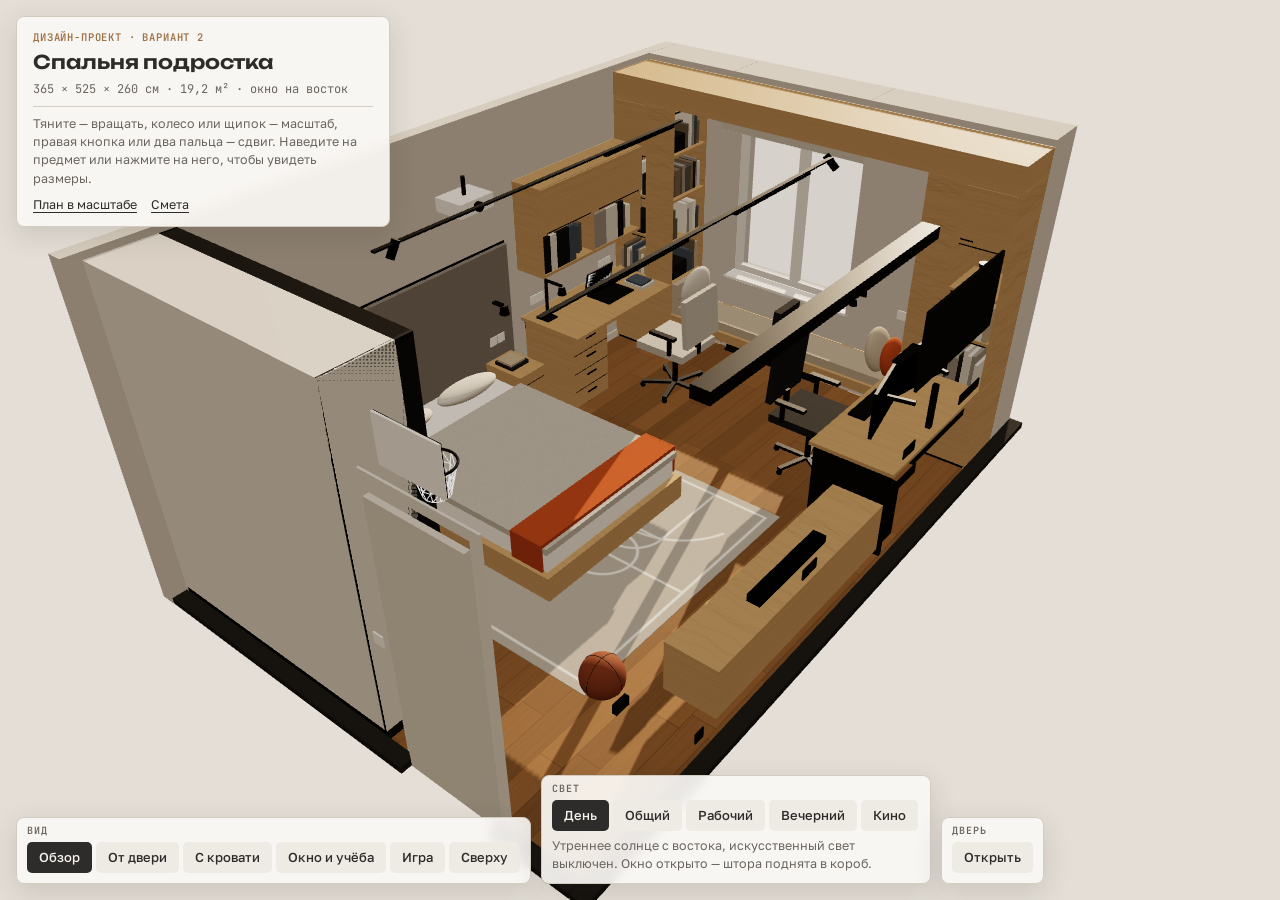
<file: room-project/index.html>
<!doctype html>
<html lang="ru">
<head>
<meta charset="utf-8">
<meta name="viewport" content="width=device-width, initial-scale=1, viewport-fit=cover">
<title>Спальня подростка 365×525</title>
<style>
  /* Layout: 3D-сцена на весь экран; слева сверху — штамп чертежа; снизу — пульт видов и света. */
  :root {
    --scene-bg: #E4DED6;
    --panel: rgba(250, 248, 245, 0.93);
    --panel-solid: #FAF8F5;
    --ink: #2E2C2A;
    --muted: #6B655F;
    --line: #D3CBC0;
    --oak: #9C7146;
    --chip: #EEEAE4;
    --chip-hover: #E3DDD5;
    --chip-on: #2E2C2A;
    --chip-on-ink: #F6F3EE;
    --focus: #9C7146;
    --shadow: 0 8px 28px rgba(46, 44, 42, 0.14);
    --f-display: 'Unbounded', 'Golos Text', system-ui, sans-serif;
    --f-body: 'Golos Text', system-ui, -apple-system, 'Segoe UI', Roboto, Arial, sans-serif;
    --f-mono: 'JetBrains Mono', ui-monospace, 'SFMono-Regular', Menlo, Consolas, monospace;
  }
  @media (prefers-color-scheme: dark) {
    :root:not([data-theme="light"]) {
      --scene-bg: #1C1B1A; --panel: rgba(34, 32, 30, 0.92); --panel-solid: #22201E; --ink: #EEE9E2;
      --muted: #A69F96; --line: #3E3A36; --oak: #CFA877; --chip: #2E2B28; --chip-hover: #3A3632;
      --chip-on: #EEE9E2; --chip-on-ink: #1C1B1A; --focus: #CFA877; --shadow: 0 8px 28px rgba(0, 0, 0, 0.45);
      color-scheme: dark;
    }
  }
  :root[data-theme="dark"] {
    --scene-bg: #1C1B1A; --panel: rgba(34, 32, 30, 0.92); --panel-solid: #22201E; --ink: #EEE9E2;
    --muted: #A69F96; --line: #3E3A36; --oak: #CFA877; --chip: #2E2B28; --chip-hover: #3A3632;
    --chip-on: #EEE9E2; --chip-on-ink: #1C1B1A; --focus: #CFA877; --shadow: 0 8px 28px rgba(0, 0, 0, 0.45);
    color-scheme: dark;
  }
  [hidden] { display: none !important; }
  html, body { height: 100%; }
  body { margin: 0; background: var(--scene-bg); color: var(--ink); font: 14px/1.45 var(--f-body); overflow: hidden; }
  #app { position: relative; height: 100%; overflow: hidden; }
  #stage { position: absolute; inset: 0; display: block; width: 100%; height: 100%; touch-action: none; outline: none; }

  .stamp {
    position: absolute; top: 16px; left: 16px; width: min(340px, calc(100% - 32px));
    background: var(--panel); border: 1px solid var(--line); border-radius: 8px; box-shadow: var(--shadow);
    padding: 14px 16px 12px; display: grid; gap: 8px; backdrop-filter: blur(6px);
  }
  .eyebrow { font: 600 10.5px/1.2 var(--f-mono); letter-spacing: 0.08em; text-transform: uppercase; color: var(--oak); margin: 0; }
  .stamp h1 { font: 600 19px/1.15 var(--f-display); margin: 0; text-wrap: balance; letter-spacing: -0.01em; }
  .meta { font: 400 12px/1.4 var(--f-mono); color: var(--muted); margin: 0; font-variant-numeric: tabular-nums; }
  .stamp .hint { margin: 0; font-size: 12.5px; color: var(--muted); border-top: 1px solid var(--line); padding-top: 8px; }
  .stamp .links { display: flex; gap: 14px; flex-wrap: wrap; font-size: 12.5px; }
  .stamp a { color: var(--ink); text-underline-offset: 3px; }

  .deck {
    position: absolute; left: 16px; right: 16px; bottom: calc(16px + env(safe-area-inset-bottom, 0px));
    display: flex; flex-wrap: wrap; gap: 10px; align-items: flex-end; pointer-events: none;
  }
  .group {
    pointer-events: auto; background: var(--panel); border: 1px solid var(--line); border-radius: 8px;
    box-shadow: var(--shadow); padding: 8px 10px 10px; display: grid; gap: 6px; min-width: 0; max-width: 100%;
    backdrop-filter: blur(6px);
  }
  .group-label { font: 600 10px/1 var(--f-mono); letter-spacing: 0.1em; text-transform: uppercase; color: var(--muted); }
  .chips { display: flex; gap: 4px; flex-wrap: wrap; }
  .chips button {
    font: 500 13px/1 var(--f-body); color: var(--ink); background: var(--chip); border: 1px solid transparent;
    border-radius: 5px; padding: 8px 11px; cursor: pointer; white-space: nowrap;
  }
  .chips button:hover { background: var(--chip-hover); }
  .chips button[aria-pressed="true"] { background: var(--chip-on); color: var(--chip-on-ink); }
  .chips button:focus-visible, .stamp a:focus-visible { outline: 2px solid var(--focus); outline-offset: 2px; }
  .scene-note { font-size: 12.5px; color: var(--muted); max-width: 46ch; margin: 0; min-height: 2.9em; }

  .tip {
    position: absolute; left: 0; top: 0; pointer-events: none; z-index: 5; max-width: 270px;
    background: var(--panel-solid); color: var(--ink); border: 1px solid var(--line); border-radius: 6px;
    box-shadow: var(--shadow); padding: 8px 10px; display: grid; gap: 3px;
  }
  .tip b { font: 600 13.5px/1.25 var(--f-body); }
  .tip .size { font: 600 12px/1.3 var(--f-mono); color: var(--oak); font-variant-numeric: tabular-nums; }
  .tip .note { font-size: 12px; color: var(--muted); }
  .tip .num { font: 600 10.5px/1 var(--f-mono); color: var(--muted); }

  .fail {
    position: absolute; inset: 0; display: grid; place-items: center; padding: 24px; text-align: center;
    background: var(--scene-bg); color: var(--ink); z-index: 10;
  }
  .fail p { max-width: 44ch; margin: 0 auto; }

  @media (max-width: 640px) {
    .stamp { padding: 10px 12px; gap: 5px; }
    .stamp h1 { font-size: 16px; }
    .stamp .hint, .stamp .links { display: none; }
    .deck { gap: 6px; }
    .group { width: 100%; padding: 6px 8px 8px; }
    .chips { flex-wrap: nowrap; overflow-x: auto; scrollbar-width: none; }
    .chips::-webkit-scrollbar { display: none; }
    .chips button { padding: 7px 9px; font-size: 12.5px; }
    .scene-note { min-height: 0; font-size: 12px; }
  }
</style>
<!--IMPORTMAP-->
<script type="importmap">
{ "imports": { "three": "./vendor/three/three.module.min.js", "three/addons/": "./vendor/three/addons/" } }
</script>
<!--/IMPORTMAP-->
</head>
<body>
<div id="app">
  <canvas id="stage" aria-label="3D-модель спальни: вращайте мышью или пальцем" tabindex="0"></canvas>

  <section class="stamp" aria-labelledby="ttl">
    <p class="eyebrow">Дизайн-проект · вариант 2</p>
    <h1 id="ttl">Спальня подростка</h1>
    <p class="meta">365 × 525 × 260 см · 19,2 м² · окно на восток</p>
    <p class="hint">Тяните — вращать, колесо или щипок — масштаб, правая кнопка или два пальца — сдвиг. Наведите на предмет или нажмите на него, чтобы увидеть размеры.</p>
    <div class="links"><a href="plan.svg" target="_blank" rel="noopener">План в масштабе</a><a href="furniture.md" target="_blank" rel="noopener">Смета</a></div>
  </section>

  <div class="deck">
    <div class="group" role="group" aria-labelledby="lbl-view">
      <span class="group-label" id="lbl-view">Вид</span>
      <div class="chips" id="views">
        <button type="button" id="view-overview" data-view="overview" aria-pressed="true">Обзор</button>
        <button type="button" id="view-door" data-view="door" aria-pressed="false">От двери</button>
        <button type="button" id="view-bed" data-view="bed" aria-pressed="false">С кровати</button>
        <button type="button" id="view-window" data-view="window" aria-pressed="false">Окно и учёба</button>
        <button type="button" id="view-gaming" data-view="gaming" aria-pressed="false">Игра</button>
        <button type="button" id="view-top" data-view="top" aria-pressed="false">Сверху</button>
      </div>
    </div>
    <div class="group" role="group" aria-labelledby="lbl-light">
      <span class="group-label" id="lbl-light">Свет</span>
      <div class="chips" id="scenes">
        <button type="button" id="scene-day" data-scene="day" aria-pressed="true">День</button>
        <button type="button" id="scene-general" data-scene="general" aria-pressed="false">Общий</button>
        <button type="button" id="scene-work" data-scene="work" aria-pressed="false">Рабочий</button>
        <button type="button" id="scene-evening" data-scene="evening" aria-pressed="false">Вечерний</button>
        <button type="button" id="scene-cinema" data-scene="cinema" aria-pressed="false">Кино</button>
      </div>
      <p class="scene-note" id="scene-note" aria-live="polite"></p>
    </div>
    <div class="group" role="group" aria-labelledby="lbl-door">
      <span class="group-label" id="lbl-door">Дверь</span>
      <div class="chips"><button type="button" id="door-toggle" aria-pressed="false">Открыть</button></div>
    </div>
  </div>

  <div class="tip" id="tip" hidden><span class="num" id="tip-num"></span><b id="tip-name"></b><span class="size" id="tip-size"></span><span class="note" id="tip-note"></span></div>
  <div class="fail" id="fail" hidden><p id="fail-text"></p></div>
</div>

<script>
  // Шрифты подключаются без блокировки отрисовки: без интернета страница работает на системных.
  (function () {
    var l = document.createElement('link');
    l.rel = 'stylesheet';
    l.href = 'https://fonts.googleapis.com/css2?family=Golos+Text:wght@400;500;600&family=JetBrains+Mono:wght@400;600&family=Unbounded:wght@500;600&display=swap';
    document.head.appendChild(l);
  })();
</script>
<script type="module">
import * as THREE from 'three';
import { OrbitControls } from 'three/addons/controls/OrbitControls.js';
import { RectAreaLightUniformsLib } from 'three/addons/lights/RectAreaLightUniformsLib.js';
import { mergeGeometries } from 'three/addons/utils/BufferGeometryUtils.js';
import { ROOM, DOOR, WINDOW, RADIATOR, ITEMS, TRACKS, POWER } from './layout.js';

const state = { ready: false, errors: [], frames: 0, scene: 'day', view: 'overview' };
window.__room = state;
const failBox = document.getElementById('fail');
function fail(msg) {
  document.getElementById('fail-text').textContent = msg;
  failBox.hidden = false;
}
window.addEventListener('error', (e) => state.errors.push(String(e.message || e)));

// ---------------------------------------------------------------- базовое
const canvas = document.getElementById('stage');
let renderer;
try {
  renderer = new THREE.WebGLRenderer({ canvas, antialias: true, powerPreference: 'high-performance' });
} catch (err) {
  fail('Браузер не смог запустить WebGL. Откройте страницу в свежем Chrome, Safari или Firefox — или посмотрите план в масштабе (plan.svg).');
  throw err;
}
renderer.setPixelRatio(Math.min(window.devicePixelRatio || 1, 2));
renderer.outputColorSpace = THREE.SRGBColorSpace;
renderer.toneMapping = THREE.ACESFilmicToneMapping;
renderer.toneMappingExposure = 1.0;
renderer.shadowMap.enabled = true;
renderer.shadowMap.type = THREE.PCFSoftShadowMap;
renderer.shadowMap.autoUpdate = false; // карта теней пересчитывается, только пока светит солнце
RectAreaLightUniformsLib.init();

const scene = new THREE.Scene();
const camera = new THREE.PerspectiveCamera(45, 1, 0.05, 80);
const controls = new OrbitControls(camera, canvas);
controls.enableDamping = true;
controls.dampingFactor = 0.08;
controls.minDistance = 0.25;
controls.maxDistance = 16;
controls.maxPolarAngle = Math.PI * 0.8;

const reduceMotion = window.matchMedia('(prefers-reduced-motion: reduce)');

// единицы: план в сантиметрах → мир в метрах; y плана → −Z
const M = (v) => v / 100;
const V = (x, y, h) => new THREE.Vector3(M(x), M(h), -M(y));

function rng(seed) {
  return function () {
    seed |= 0; seed = (seed + 0x6D2B79F5) | 0;
    let t = Math.imul(seed ^ (seed >>> 15), 1 | seed);
    t = (t + Math.imul(t ^ (t >>> 7), 61 | t)) ^ t;
    return ((t ^ (t >>> 14)) >>> 0) / 4294967296;
  };
}
function shade(hex, k) {
  const c = new THREE.Color(hex);
  return `rgb(${Math.min(255, c.r * 255 * k) | 0},${Math.min(255, c.g * 255 * k) | 0},${Math.min(255, c.b * 255 * k) | 0})`;
}
function canvasTex(w, h, draw, { repeat = false, srgb = true } = {}) {
  const c = document.createElement('canvas');
  c.width = w; c.height = h;
  draw(c.getContext('2d'), w, h);
  const t = new THREE.CanvasTexture(c);
  if (srgb) t.colorSpace = THREE.SRGBColorSpace;
  if (repeat) t.wrapS = t.wrapT = THREE.RepeatWrapping;
  t.anisotropy = Math.min(8, renderer.capabilities.getMaxAnisotropy());
  return t;
}

// ---------------------------------------------------------------- палитра и материалы
const COL = {
  wall: '#D6D0C7', wallB: '#4B4743', ceiling: '#F2EFEA', oak: '#C9A577', oakFloor: '#C8AE8C', graphite: '#2E2C2A',
  soft: '#9A938A', linen: '#E6E0D6', beige: '#CDBFAA', orange: '#C7652F', white: '#F4F2EE', enamel: '#E2DDD5',
  black: '#161514', warmLed: '#FFD9A8', neutralLed: '#FFF1DE',
};

const floorTex = canvasTex(1024, 1024, (g, S) => {
  const r = rng(11); const cols = 10; const pw = S / cols; const len = S * (122 / 180);
  for (let i = 0; i < cols; i++) {
    let y = -r() * len;
    while (y < S) {
      g.fillStyle = shade(COL.oakFloor, 0.93 + r() * 0.14);
      g.fillRect(i * pw, y, pw, len);
      g.strokeStyle = 'rgba(70,42,20,0.10)'; g.lineWidth = 1;
      for (let k = 0; k < 16; k++) {
        const gx = i * pw + r() * pw; const amp = 1 + r() * 3; g.beginPath(); g.moveTo(gx, y);
        for (let t = 0; t <= len; t += 12) g.lineTo(gx + Math.sin((t + k * 37) / 55) * amp, y + t);
        g.stroke();
      }
      g.fillStyle = 'rgba(55,35,18,0.35)'; g.fillRect(i * pw, y, pw, 2);
      y += len;
    }
    g.fillStyle = 'rgba(55,35,18,0.28)'; g.fillRect(i * pw, 0, 2, S);
  }
}, { repeat: true });
floorTex.repeat.set(ROOM.width / 180, ROOM.length / 180);

const veneerTex = canvasTex(512, 512, (g, S) => {
  const r = rng(5); g.fillStyle = COL.oak; g.fillRect(0, 0, S, S);
  for (let k = 0; k < 70; k++) {
    const y0 = r() * S; g.strokeStyle = `rgba(110,72,38,${0.05 + r() * 0.08})`; g.lineWidth = 0.6 + r() * 1.4;
    g.beginPath(); g.moveTo(0, y0);
    for (let x = 0; x <= S; x += 16) g.lineTo(x, y0 + Math.sin((x + k * 23) / 70) * (2 + r() * 4));
    g.stroke();
  }
}, { repeat: true });

const fabricTex = canvasTex(256, 256, (g, S) => {
  const r = rng(3); const img = g.createImageData(S, S);
  for (let i = 0; i < S * S; i++) {
    const v = 226 + r() * 29 - ((i % S) % 4 === 0 ? 8 : 0);
    img.data[i * 4] = img.data[i * 4 + 1] = img.data[i * 4 + 2] = v; img.data[i * 4 + 3] = 255;
  }
  g.putImageData(img, 0, 0);
}, { repeat: true });
fabricTex.repeat.set(3, 3);

const perfMap = canvasTex(64, 64, (g) => { g.fillStyle = '#2B2927'; g.fillRect(0, 0, 64, 64); g.fillStyle = '#58524C'; g.fillRect(16, 16, 32, 32); }, { repeat: true });
const perfGlow = canvasTex(64, 64, (g) => { g.fillStyle = '#000'; g.fillRect(0, 0, 64, 64); g.fillStyle = '#fff'; g.fillRect(16, 16, 32, 32); }, { repeat: true, srgb: false });
const pegMap = canvasTex(64, 64, (g) => {
  g.fillStyle = '#34312E'; g.fillRect(0, 0, 64, 64); g.fillStyle = '#151413';
  g.beginPath(); g.arc(32, 32, 9, 0, Math.PI * 2); g.fill();
}, { repeat: true });
pegMap.repeat.set(120 / 2.5, 60 / 2.5);
const grilleTex = canvasTex(64, 16, (g) => { g.fillStyle = '#9C7A55'; g.fillRect(0, 0, 64, 16); g.fillStyle = '#1C1A18'; for (let x = 4; x < 64; x += 8) g.fillRect(x, 2, 4, 12); }, { repeat: true });
grilleTex.repeat.set(110 / 8, 1);

const rugTex = canvasTex(640, 920, (g, w, h) => {
  const r = rng(9); const s = 4; // 4 px = 1 см
  g.fillStyle = '#B9B2A8'; g.fillRect(0, 0, w, h);
  for (let i = 0; i < 9000; i++) { g.fillStyle = `rgba(${r() > 0.5 ? '255,255,255' : '60,55,50'},0.05)`; g.fillRect(r() * w, r() * h, 2, 2); }
  g.strokeStyle = '#EEEAE3'; g.lineWidth = 2.2 * s;
  g.strokeRect(8 * s, 8 * s, w - 16 * s, h - 16 * s);
  g.beginPath(); g.moveTo(8 * s, h / 2); g.lineTo(w - 8 * s, h / 2); g.stroke();
  g.beginPath(); g.arc(w / 2, h / 2, 25 * s, 0, Math.PI * 2); g.stroke();
  g.strokeRect(w / 2 - 25 * s, 8 * s, 50 * s, 70 * s);
  g.beginPath(); g.arc(w / 2, 78 * s, 25 * s, 0, Math.PI); g.stroke();
  g.beginPath(); g.arc(w / 2, 20 * s, 62 * s, 0.12 * Math.PI, 0.88 * Math.PI); g.stroke();
});

const blindTex = canvasTex(64, 256, (g, w, h) => {
  g.fillStyle = '#D9D2C7'; g.fillRect(0, 0, w, h);
  for (let y = 0; y < h; y += 32) {
    const grd = g.createLinearGradient(0, y, 0, y + 32);
    grd.addColorStop(0, 'rgba(255,255,255,0.18)'); grd.addColorStop(0.8, 'rgba(0,0,0,0.04)'); grd.addColorStop(1, 'rgba(0,0,0,0.16)');
    g.fillStyle = grd; g.fillRect(0, y, w, 32);
  }
}, { repeat: true });
blindTex.repeat.set(2, 5);

const cinemaTex = canvasTex(1280, 720, (g, w, h) => {
  const bg = g.createLinearGradient(0, 0, 0, h); bg.addColorStop(0, '#0E1116'); bg.addColorStop(0.55, '#1A1F27'); bg.addColorStop(1, '#0B0C0E');
  g.fillStyle = bg; g.fillRect(0, 0, w, h);
  for (let i = 0; i < 26; i++) { g.fillStyle = `rgba(255,236,200,${0.05 + (i % 3) * 0.03})`; g.beginPath(); g.arc(80 + i * 47, 70 + (i % 4) * 9, 26, 0, Math.PI * 2); g.fill(); }
  g.fillStyle = '#B98C5C'; g.beginPath(); g.moveTo(140, 640); g.lineTo(1140, 640); g.lineTo(930, 300); g.lineTo(350, 300); g.closePath(); g.fill();
  g.strokeStyle = 'rgba(255,255,255,0.85)'; g.lineWidth = 4;
  g.beginPath(); g.moveTo(140, 640); g.lineTo(1140, 640); g.lineTo(930, 300); g.lineTo(350, 300); g.closePath(); g.stroke();
  g.beginPath(); g.moveTo(640, 300); g.lineTo(640, 640); g.stroke();
  g.beginPath(); g.ellipse(640, 455, 70, 32, 0, 0, Math.PI * 2); g.stroke();
  g.strokeRect(850, 395, 160, 120);
  g.fillStyle = '#E8E2D8';
  [[520, 470], [600, 430], [700, 500], [780, 420], [880, 470], [430, 520]].forEach(([x, y], i) => {
    g.fillStyle = i % 2 ? '#E8E2D8' : '#3D4B5C'; g.fillRect(x - 9, y - 70, 18, 70); g.beginPath(); g.arc(x, y - 82, 11, 0, Math.PI * 2); g.fill();
  });
  g.fillStyle = 'rgba(10,10,12,0.82)'; g.fillRect(60, 40, 640, 64);
  g.fillStyle = '#F2EEE8'; g.font = '600 34px "JetBrains Mono", monospace';
  g.fillText('ДОМА 98 : 96 ГОСТИ', 80, 84); g.fillStyle = '#CFA877'; g.fillText('4Ч 02:14', 500, 84);
});
const monitorTex = canvasTex(640, 360, (g, w, h) => {
  g.fillStyle = '#15171B'; g.fillRect(0, 0, w, h);
  g.fillStyle = '#1F232A'; g.fillRect(0, 0, 150, h); g.fillRect(0, 0, w, 26);
  const r = rng(21); const cols = ['#CFA877', '#9AA7B5', '#E6E0D6', '#7F8A70', '#5C6470'];
  for (let y = 46; y < h - 10; y += 16) {
    let x = 170 + (r() * 3 | 0) * 18;
    const n = 2 + (r() * 4 | 0);
    for (let k = 0; k < n; k++) { const ww = 20 + r() * 70; g.fillStyle = cols[(r() * cols.length) | 0]; g.fillRect(x, y, ww, 7); x += ww + 10; }
  }
  for (let y = 46; y < h; y += 26) { g.fillStyle = '#2C313A'; g.fillRect(14, y, 120, 12); }
});
const laptopTex = canvasTex(320, 200, (g, w, h) => {
  g.fillStyle = '#F4F1EC'; g.fillRect(0, 0, w, h); g.fillStyle = '#2E2C2A'; g.font = '600 16px sans-serif'; g.fillText('Алгебра · §12', 18, 32);
  g.fillStyle = '#B9B2A8'; for (let y = 50; y < h - 12; y += 14) g.fillRect(18, y, 150 + ((y * 7) % 110), 5);
});
const daySky = canvasTex(1024, 512, (g, w, h) => {
  const s = g.createLinearGradient(0, 0, 0, h); s.addColorStop(0, '#BFD3E3'); s.addColorStop(0.7, '#EEF1EE'); s.addColorStop(1, '#E4E2DA');
  g.fillStyle = s; g.fillRect(0, 0, w, h);
  g.fillStyle = '#CFC6B8'; g.fillRect(120, 150, 780, 362);
  g.fillStyle = '#A9B4BC'; for (let y = 175; y < 500; y += 52) for (let x = 150; x < 880; x += 62) g.fillRect(x, y, 34, 32);
  const r = rng(4); for (let i = 0; i < 18; i++) { g.fillStyle = shade('#6E7F5E', 0.8 + r() * 0.4); g.beginPath(); g.arc(r() * w, 360 + r() * 140, 60 + r() * 60, 0, Math.PI * 2); g.fill(); }
});
const nightSky = canvasTex(1024, 512, (g, w, h) => {
  const s = g.createLinearGradient(0, 0, 0, h); s.addColorStop(0, '#0D1320'); s.addColorStop(1, '#1D2230');
  g.fillStyle = s; g.fillRect(0, 0, w, h);
  g.fillStyle = '#262A33'; g.fillRect(120, 150, 780, 362);
  const r = rng(8); for (let y = 175; y < 500; y += 52) for (let x = 150; x < 880; x += 62) { g.fillStyle = r() > 0.55 ? '#E9C88F' : '#1A1D24'; g.fillRect(x, y, 34, 32); }
  for (let i = 0; i < 18; i++) { g.fillStyle = '#12161B'; g.beginPath(); g.arc(r() * w, 360 + r() * 140, 60 + r() * 60, 0, Math.PI * 2); g.fill(); }
});

const std = (color, o = {}) => new THREE.MeshStandardMaterial({ color, roughness: 0.85, metalness: 0, ...o });
const MAT = {
  wall: std(COL.wall, { roughness: 0.95 }),
  wallB: std(COL.wallB, { roughness: 0.95 }),
  stub: std('#3A3734', { roughness: 1 }),
  ceiling: std(COL.ceiling, { roughness: 1, side: THREE.DoubleSide, shadowSide: THREE.DoubleSide }),
  floor: std('#ffffff', { map: floorTex, roughness: 0.7 }),
  oak: std('#ffffff', { map: veneerTex, roughness: 0.62 }),
  graphite: std(COL.graphite, { roughness: 0.45, metalness: 0.35 }),
  graphiteMatte: std(COL.graphite, { roughness: 0.8 }),
  black: std(COL.black, { roughness: 0.5 }),
  white: std(COL.white, { roughness: 0.5 }),
  enamel: std(COL.enamel, { roughness: 0.55 }),
  soft: std(COL.soft, { map: fabricTex, roughness: 1 }),
  linen: std(COL.linen, { map: fabricTex, roughness: 1 }),
  duvet: std('#CFC9C0', { map: fabricTex, roughness: 1 }),
  beige: std(COL.beige, { map: fabricTex, roughness: 1 }),
  orange: std(COL.orange, { map: fabricTex, roughness: 1 }),
  chairFabric: std('#CFC9C0', { map: fabricTex, roughness: 1 }),
  mesh: std('#3A3836', { map: fabricTex, roughness: 0.9 }),
  rug: std('#ffffff', { map: rugTex, roughness: 1 }),
  glass: new THREE.MeshStandardMaterial({ color: '#D6E4EE', roughness: 0.05, metalness: 0, transparent: true, opacity: 0.16, depthWrite: false }),
  pvc: std('#F1F0EC', { roughness: 0.4 }),
  peg: std('#ffffff', { map: pegMap, roughness: 0.6, metalness: 0.3 }),
  grille: std('#ffffff', { map: grilleTex, roughness: 0.7 }),
  ball: std('#8E5133', { roughness: 0.75 }),
  hidden: new THREE.MeshBasicMaterial({ colorWrite: false, depthWrite: false }),
  book: ['#6F6A64', '#A39C93', '#D9D3CA', '#3B3936', '#8C7B66', '#BFAE95', '#5E6670', '#7A6E5D', '#E9E4DC'].map((c) => std(c, { roughness: 0.9 })),
};
MAT.paperBlind = std('#ffffff', { map: blindTex, roughness: 1, side: THREE.DoubleSide });

const EMISSIVE = {};
function registerEmissive(key, mats, base) { (EMISSIVE[key] ||= []).push(...mats.map((m) => ({ m, base }))); }

function led(color = COL.warmLed) {
  return new THREE.MeshStandardMaterial({ color: '#111', emissive: color, emissiveIntensity: 0, roughness: 1 });
}

// ---------------------------------------------------------------- геометрия
const pickables = [];
const ceilingItems = [];
function box(x0, x1, y0, y1, h0, h1, mat, parent = scene, { cast = true, receive = true } = {}) {
  const m = new THREE.Mesh(new THREE.BoxGeometry(M(x1 - x0), M(h1 - h0), M(y1 - y0)), mat);
  m.position.set(M((x0 + x1) / 2), M((h0 + h1) / 2), -M((y0 + y1) / 2));
  m.castShadow = cast; m.receiveShadow = receive;
  parent.add(m);
  return m;
}
function group(info, parent = scene) {
  const g = new THREE.Group();
  parent.add(g);
  if (info) { g.userData.info = info; pickables.push(g); }
  return g;
}
const itemInfo = (id) => {
  const it = ITEMS.find((i) => i.id === id);
  return { num: `№ ${it.n}`, name: it.name, size: it.size + ' см', note: it.note };
};
const item = (id) => ITEMS.find((i) => i.id === id);
const SCONCES = POWER.filter((p) => p.wall === 'D' && p.fixture === 'sconce');

// ---------------------------------------------------------------- комната
const W = ROOM.width, L = ROOM.length, H = ROOM.height, CEIL = ROOM.ceiling, T = ROOM.walls;
const floor = new THREE.Mesh(new THREE.PlaneGeometry(M(W), M(L)), MAT.floor);
floor.rotation.x = -Math.PI / 2; floor.position.set(M(W / 2), 0, -M(L / 2)); floor.receiveShadow = true; scene.add(floor);

const ceiling = new THREE.Mesh(new THREE.PlaneGeometry(M(W), M(L)), MAT.ceiling);
ceiling.rotation.x = Math.PI / 2; ceiling.position.set(M(W / 2), M(CEIL), -M(L / 2)); ceiling.castShadow = true; ceiling.receiveShadow = true;
ceiling.userData.mat = ceiling.material; scene.add(ceiling);

const WALLS = [];
function makeWall(name, normal, center, pieces, mat) {
  const w = { name, normal, center, meshes: [], extras: [] };
  for (const [x0, x1, y0, y1, h0, h1] of pieces) {
    const m = box(x0, x1, y0, y1, h0, h1, mat);
    m.userData.mat = mat; w.meshes.push(m);
    if (h0 === 0) box(x0 + 0.3, x1 - 0.3, y0 + 0.3, y1 - 0.3, 0, 5, MAT.stub, scene, { cast: false });
  }
  WALLS.push(w);
  return w;
}
const wallD = makeWall('D', new THREE.Vector3(-1, 0, 0), V(-T.D / 2, L / 2, H / 2), [[-T.D, 0, -T.A, L + T.C, 0, H]], MAT.wall);
const wallB = makeWall('B', new THREE.Vector3(1, 0, 0), V(W + T.B / 2, L / 2, H / 2), [[W, W + T.B, -T.A, L + T.C, 0, H]], MAT.wallB);
const wallA = makeWall('A', new THREE.Vector3(0, 0, 1), V(W / 2, -T.A / 2, H / 2), [
  [0, DOOR.x0, -T.A, 0, 0, H], [DOOR.x1, W, -T.A, 0, 0, H], [DOOR.x0, DOOR.x1, -T.A, 0, DOOR.height + 5, H],
], MAT.wall);
const wallC = makeWall('C', new THREE.Vector3(0, 0, -1), V(W / 2, L + T.C / 2, H / 2), [
  [0, WINDOW.x0, L, L + T.C, 0, H], [WINDOW.x1, W, L, L + T.C, 0, H],
  [WINDOW.x0, WINDOW.x1, L, L + T.C, 0, WINDOW.sill - 2], [WINDOW.x0, WINDOW.x1, L, L + T.C, WINDOW.top, H],
], MAT.wall);

// плинтус в цвет стен
const skirt = std('#DDD8D0', { roughness: 0.8 });
[[0, 1.5, 60, L, 0, 8, wallD], [0, DOOR.x0 - 7, 0, 1.5, 0, 8, wallA], [DOOR.x1 + 7, W, 0, 1.5, 0, 8, wallA]].forEach(([a, b, c, d, e, f, w]) => w.extras.push(box(a, b, c, d, e, f, skirt, scene, { cast: false })));
wallB.extras.push(box(W - 1.5, W, 0, L, 0, 8, std('#45413D', { roughness: 0.8 }), scene, { cast: false }));

// окно: рама ПВХ посередине толщины стены, подоконник без свеса
const winGroup = group(null);
const wy = L + 20;
box(WINDOW.x0, WINDOW.x1, wy - 3, wy + 3, WINDOW.sill, WINDOW.sill + 6, MAT.pvc, winGroup);
box(WINDOW.x0, WINDOW.x1, wy - 3, wy + 3, WINDOW.top - 6, WINDOW.top, MAT.pvc, winGroup);
box(WINDOW.x0, WINDOW.x0 + 6, wy - 3, wy + 3, WINDOW.sill, WINDOW.top, MAT.pvc, winGroup);
box(WINDOW.x1 - 6, WINDOW.x1, wy - 3, wy + 3, WINDOW.sill, WINDOW.top, MAT.pvc, winGroup);
const mid = (WINDOW.x0 + WINDOW.x1) / 2;
box(mid - 4, mid + 4, wy - 3, wy + 3, WINDOW.sill, WINDOW.top, MAT.pvc, winGroup);
box(WINDOW.x0 + 6, WINDOW.x1 - 6, wy - 0.5, wy + 0.5, WINDOW.sill + 6, WINDOW.top - 6, MAT.glass, winGroup, { cast: false, receive: false });
box(WINDOW.x0 - 2, WINDOW.x1 + 2, L, wy - 3, WINDOW.sill - 2, WINDOW.sill, MAT.white, winGroup);
wallC.extras.push(winGroup);
winGroup.userData.info = { num: 'Окно', name: 'Окно на восток', size: '128×150, подоконник 74 см', note: 'Подоконник без свеса — тёплый воздух от радиатора идёт к стеклу' };
pickables.push(winGroup);

const backdrop = new THREE.Mesh(new THREE.PlaneGeometry(14, 7), new THREE.MeshBasicMaterial({ map: daySky, toneMapped: false }));
backdrop.position.set(M(W / 2), 2.2, -M(L) - 6.5);
scene.add(backdrop);
wallC.extras.push(backdrop);

// дверь: наличник и полотно на петлях со стороны стены B
const doorInfo = { num: 'Дверь', name: 'Межкомнатная дверь', size: '70×200, открывается внутрь', note: 'Петли со стороны стены B, зона открывания R 70 свободна' };
const casing = group(doorInfo);
box(DOOR.x0 - DOOR.casing, DOOR.x0, 0, 1.5, 0, DOOR.height + 12, MAT.enamel, casing);
box(DOOR.x1, DOOR.x1 + DOOR.casing, 0, 1.5, 0, DOOR.height + 12, MAT.enamel, casing);
box(DOOR.x0 - DOOR.casing, DOOR.x1 + DOOR.casing, 0, 1.5, DOOR.height + 5, DOOR.height + 12, MAT.enamel, casing);
const doorPivot = group(doorInfo);
doorPivot.position.copy(V(DOOR.hingeX, -2, 0));
const leaf = new THREE.Mesh(new THREE.BoxGeometry(M(DOOR.x1 - DOOR.x0), M(DOOR.height), 0.04), std('#DAD4CB', { roughness: 0.55 }));
leaf.position.set(-M(DOOR.x1 - DOOR.x0) / 2, M(DOOR.height / 2), 0);
leaf.castShadow = leaf.receiveShadow = true; doorPivot.add(leaf);
const handle = new THREE.Mesh(new THREE.BoxGeometry(0.12, 0.018, 0.02), MAT.graphite);
handle.position.set(-M(DOOR.x1 - DOOR.x0) + 0.1, 1.0, -0.035); doorPivot.add(handle);
let doorTarget = 0;

// ---------------------------------------------------------------- 1. шкаф-купе
{
  const it = item('wardrobe');
  const g = group(itemInfo('wardrobe'));
  box(it.x0, it.x1, it.y0, 48, 8, it.h1, MAT.enamel, g);
  box(it.x0 + 2, it.x1 - 2, it.y0, 44, 0, 8, MAT.black, g);
  box(it.x1 - 2, it.x1, it.y0, it.y1, 0, it.h1, MAT.graphiteMatte, g);
  box(it.x0, it.x1, 48, it.y1, it.h1 - 3, it.h1, MAT.graphite, g);
  box(it.x0, it.x1, 48, it.y1, 8, 10, MAT.graphite, g);
  const doors = [[it.x0, it.x0 + 106, 49, 53], [it.x1 - 106 - 2, it.x1 - 2, 54, 58]];
  const glowMat = [];
  for (const [x0, x1, y0, y1] of doors) {
    const fr = 3;
    box(x0, x1, y0, y1, 10, 10 + fr, MAT.graphite, g);
    box(x0, x1, y0, y1, it.h1 - 3 - fr, it.h1 - 3, MAT.graphite, g);
    box(x0, x0 + fr, y0, y1, 10, it.h1 - 3, MAT.graphite, g);
    box(x1 - fr, x1, y0, y1, 10, it.h1 - 3, MAT.graphite, g);
    const map = perfMap.clone(); const em = perfGlow.clone();
    const rx = (x1 - x0 - 2 * fr) / 2.4, ry = (it.h1 - 13 - 2 * fr) / 2.4;
    map.repeat.set(rx, ry); em.repeat.set(rx, ry); map.needsUpdate = em.needsUpdate = true;
    const pm = new THREE.MeshStandardMaterial({ color: '#ffffff', map, emissive: COL.warmLed, emissiveMap: em, emissiveIntensity: 0, roughness: 0.5, metalness: 0.4 });
    glowMat.push(pm);
    box(x0 + fr, x1 - fr, y0 + 1, y1 - 1, 10 + fr, it.h1 - 3 - fr, pm, g);
  }
  registerEmissive('wardrobe', glowMat, 0.9);
}

// ---------------------------------------------------------------- 2. кровать, 4. изголовье, 5. тумба
{
  const it = item('bed');
  const g = group(itemInfo('bed'));
  box(it.x0 + 25, it.x1 - 25, it.y0 + 25, it.y1 - 25, 0, 14, MAT.black, g);
  const glow = led(COL.warmLed);
  box(it.x0 + 24, it.x1 - 24, it.y0 + 24, it.y0 + 25, 12, 13.5, glow, g, { cast: false });
  box(it.x0 + 24, it.x1 - 24, it.y1 - 25, it.y1 - 24, 12, 13.5, glow, g, { cast: false });
  box(it.x1 - 25, it.x1 - 24, it.y0 + 24, it.y1 - 24, 12, 13.5, glow, g, { cast: false });
  registerEmissive('bedGlow', [glow], 6);
  box(it.x0, it.x1, it.y0, it.y1, 14, 34, MAT.oak, g);
  box(it.x0 + 5, it.x1 - 5, it.y0 + 5, it.y1 - 5, 30, 51, MAT.white, g);
  box(it.x0 + 48, it.x1 - 3, it.y0 + 3, it.y1 - 3, 51, 56, MAT.duvet, g);
  box(it.x1 - 34, it.x1 - 6, it.y0 + 2, it.y1 - 2, 56, 59, MAT.orange, g);
  box(it.x1 - 34, it.x1 - 6, it.y0 + 1, it.y0 + 2.5, 36, 59, MAT.orange, g);
  box(it.x1 - 34, it.x1 - 6, it.y1 - 2.5, it.y1 - 1, 36, 59, MAT.orange, g);
  for (const yc of [it.y0 + 40, it.y0 + 110]) {
    const p = new THREE.Mesh(new THREE.SphereGeometry(1, 24, 16), MAT.linen);
    p.scale.set(0.15, 0.07, 0.30); p.position.copy(V(it.x0 + 24, yc, 59)); p.rotation.z = 0.25; p.castShadow = true; g.add(p);
  }
}
{
  const it = item('headboard');
  const g = group(itemInfo('headboard'));
  const halo = led(COL.warmLed);
  box(0, 0.6, it.y0 - 1.5, it.y1 + 1.5, 0, it.h1 + 1.5, halo, g, { cast: false });
  registerEmissive('halo', [halo], 4);
  const n = 8, step = (it.y1 - it.y0) / n;
  for (let i = 0; i < n; i++) box(1, it.x1, it.y0 + i * step + 0.3, it.y0 + (i + 1) * step - 0.3, 2, it.h1, MAT.soft, g);
  // бра для чтения на панели, над каждой тумбой
  const lampHead = led(COL.warmLed);
  for (const p of SCONCES) {
    const sy = p.pos;
    box(it.x1, it.x1 + 10, sy - 2, sy + 2, p.h - 1, p.h + 1, MAT.graphite, g);
    const shade = new THREE.Mesh(new THREE.CylinderGeometry(0.03, 0.045, 0.08, 20, 1, true), MAT.graphite);
    shade.position.copy(V(it.x1 + 12, sy, p.h - 3)); shade.castShadow = true; g.add(shade);
    const bulb = new THREE.Mesh(new THREE.CircleGeometry(0.04, 20), lampHead);
    bulb.rotation.x = -Math.PI / 2; bulb.position.copy(V(it.x1 + 12, sy, p.h - 6.8)); g.add(bulb);
  }
  registerEmissive('sconce', [lampHead], 5);
}
for (const id of ['nightstandL', 'nightstand']) {
  const it = item(id);
  const g = group(itemInfo(id));
  box(it.x0, it.x1, it.y0, it.y1, it.h0, it.h1, MAT.oak, g);
  box(it.x1, it.x1 + 0.3, it.y0 + 2, it.y1 - 2, 43, 43.6, MAT.black, g, { cast: false });
  box(12, 32, it.y0 + 4, it.y0 + 24, it.h1, it.h1 + 3, MAT.book[id === 'nightstand' ? 3 : 6], g);
  box(14, 30, it.y0 + 5, it.y0 + 22, it.h1 + 3, it.h1 + 5, MAT.book[id === 'nightstand' ? 5 : 1], g);
}

// ---------------------------------------------------------------- 6–9. учебная зона
{
  const it = item('studyDesk');
  const g = group(itemInfo('studyDesk'));
  box(it.x0, it.x1, it.y0, it.y1, 72, 75, MAT.oak, g);
  box(it.x0, it.x0 + 3, it.y0 + 4, it.y1 - 4, 62, 72, MAT.graphite, g);
  // ноутбук
  box(20, 46, 410, 445, 75, 76.4, MAT.graphite, g);
  const lid = new THREE.Mesh(new THREE.BoxGeometry(0.012, 0.21, 0.35), MAT.graphite);
  lid.position.copy(V(19.5, 427.5, 86.5)); lid.rotation.z = -0.18; lid.castShadow = true; g.add(lid);
  const lapMat = new THREE.MeshStandardMaterial({ color: '#111', emissive: '#ffffff', emissiveMap: laptopTex, emissiveIntensity: 0, roughness: 0.4 });
  const lap = new THREE.Mesh(new THREE.PlaneGeometry(0.33, 0.19), lapMat);
  lap.rotation.y = Math.PI / 2; lap.rotation.x = 0; lap.position.set(0.006, 0, 0);
  lid.add(lap);
  registerEmissive('laptop', [lapMat], 1.1);
  // настольная лампа слева от сидящего (окно справа)
  box(14, 26, 352, 364, 75, 76.5, MAT.graphite, g);
  box(19, 21, 357, 359, 76.5, 112, MAT.graphite, g);
  box(19, 38, 357, 359, 110, 112, MAT.graphite, g);
  const head = new THREE.Mesh(new THREE.CylinderGeometry(0.025, 0.04, 0.07, 18, 1, true), MAT.graphite);
  head.position.copy(V(38, 358, 107)); head.castShadow = true; g.add(head);
  const deskLed = led(COL.neutralLed);
  const dl = new THREE.Mesh(new THREE.CircleGeometry(0.038, 18), deskLed);
  dl.rotation.x = -Math.PI / 2; dl.position.copy(V(38, 358, 103.6)); g.add(dl);
  registerEmissive('desk', [deskLed], 6);
  box(30, 52, 450, 468, 75, 78, MAT.book[2], g);
  box(32, 50, 451, 466, 78, 80, MAT.book[6], g);
}
{
  // полки над учебным столом: 2 ряда в свету по 35 см (папка А4 стоя + 5 см), верхний ряд за подъёмными дверцами
  const it = item('shelves');
  const g = group(itemInfo('shelves'));
  const b = it.board;
  const boards = [it.h0];
  for (const row of it.rows) boards.push(boards[boards.length - 1] + b + row.clear);
  const stripMat = led(COL.warmLed);
  for (const h of boards) box(it.x0, it.x1, it.y0, it.y1, h, h + b, MAT.oak, g);
  // подсветка: под нижней доской — на столешницу, под средней — в открытый ряд
  for (const h of boards.slice(0, 2)) box(it.x1 - 3, it.x1 - 1, it.y0 + 3, it.y1 - 3, h - 0.4, h, stripMat, g, { cast: false });
  box(it.x0, it.x1, it.y0, it.y0 + 2, it.h0, it.h1, MAT.oak, g);
  box(it.x0, it.x1, it.y1 - 2, it.y1, it.h0, it.h1, MAT.oak, g);
  const midY = (it.y0 + it.y1) / 2;
  box(it.x0, it.x1, midY - 1, midY + 1, it.h0, it.h1, MAT.oak, g);
  registerEmissive('shelf', [stripMat], 5);
  // открытый ряд: папки-регистраторы А4 стоя и книги
  const r = rng(17);
  const floorH = it.h0 + b, rowH = it.rows[0].clear;
  const binders = [MAT.graphiteMatte, MAT.book[1], MAT.book[2], MAT.book[6]];
  for (const [ya, yb] of [[it.y0 + 3, midY - 2], [midY + 2, it.y1 - 3]]) {
    let y = ya + 1;
    const nB = 3 + ((r() * 3) | 0);
    for (let k = 0; k < nB; k++) {
      box(1, 29, y, y + 7.5, floorH, floorH + 31.5, binders[(r() * binders.length) | 0], g);
      y += 7.8;
    }
    y += 2;
    while (y < yb - 4) {
      const wB = 2 + r() * 3.5, hB = 20 + r() * 10, dB = 17 + r() * 6;
      if (y + wB > yb) break;
      box(2, 2 + dB, y, y + wB, floorH, floorH + Math.min(hB, rowH - 2), MAT.book[(r() * MAT.book.length) | 0], g);
      y += wB + 0.2;
      if (r() < 0.06) y += 10;
    }
  }
  // верхний ряд: 2 накладные подъёмные дверцы на газлифтах, ручка-профиль снизу
  const d0 = boards[1] + 0.3, d1 = boards[2] + b - 0.3;
  for (const [ya, yb] of [[it.y0 + 0.3, midY - 0.2], [midY + 0.2, it.y1 - 0.3]]) {
    box(it.x1, it.x1 + 1.8, ya, yb, d0, d1, MAT.oak, g);
    box(it.x1 + 1.8, it.x1 + 2.2, ya + 5, yb - 5, d0 + 1, d0 + 1.8, MAT.graphite, g, { cast: false });
  }
}
{
  const it = item('pedestal');
  const g = group(itemInfo('pedestal'));
  box(it.x0, it.x1, it.y0, it.y1, 2, it.h1, MAT.oak, g);
  box(it.x0 + 2, it.x1 - 2, it.y0 + 2, it.y1 - 2, 0, 2, MAT.black, g, { cast: false });
  for (const h of [18, 36, 54]) box(it.x1, it.x1 + 0.3, it.y0 + 1, it.y1 - 1, h, h + 0.5, MAT.black, g, { cast: false });
  for (const h of [12, 30, 48, 66]) box(it.x1, it.x1 + 1.2, (it.y0 + it.y1) / 2 - 6, (it.y0 + it.y1) / 2 + 6, h - 0.6, h + 0.6, MAT.graphite, g, { cast: false });
}

function chair(info, { cx, cy, back = 105, head = false, seatMat, backMat, facing = 0 }) {
  const g = group(info);
  g.position.copy(V(cx, cy, 0));
  g.rotation.y = facing;
  const arm = new THREE.BoxGeometry(0.3, 0.025, 0.04);
  for (let i = 0; i < 5; i++) {
    const a = new THREE.Mesh(arm, MAT.graphite);
    const ang = (i / 5) * Math.PI * 2;
    a.position.set(Math.cos(ang) * 0.15, 0.06, Math.sin(ang) * 0.15); a.rotation.y = -ang; a.castShadow = true; g.add(a);
    const w = new THREE.Mesh(new THREE.SphereGeometry(0.025, 10, 8), MAT.black);
    w.position.set(Math.cos(ang) * 0.29, 0.025, Math.sin(ang) * 0.29); g.add(w);
  }
  const col = new THREE.Mesh(new THREE.CylinderGeometry(0.025, 0.025, 0.36, 12), MAT.graphite);
  col.position.y = 0.25; g.add(col);
  const seat = new THREE.Mesh(new THREE.BoxGeometry(0.5, 0.07, 0.49), seatMat);
  seat.position.set(0, 0.47, 0); seat.castShadow = true; g.add(seat);
  const backH = (back - 58) / 100;
  const bk = new THREE.Mesh(new THREE.BoxGeometry(0.05, backH, 0.46), backMat);
  bk.position.set(0.25, 0.58 + backH / 2, 0); bk.rotation.z = 0.08; bk.castShadow = true; g.add(bk);
  const spine = new THREE.Mesh(new THREE.BoxGeometry(0.03, 0.18, 0.05), MAT.graphite);
  spine.position.set(0.24, 0.53, 0); g.add(spine);
  for (const s of [-1, 1]) {
    const ar = new THREE.Mesh(new THREE.BoxGeometry(0.26, 0.03, 0.05), MAT.graphite);
    ar.position.set(0.05, 0.66, s * 0.26); g.add(ar);
    const ap = new THREE.Mesh(new THREE.BoxGeometry(0.03, 0.17, 0.03), MAT.graphite);
    ap.position.set(0.12, 0.575, s * 0.26); g.add(ap);
  }
  if (head) {
    const hr = new THREE.Mesh(new THREE.BoxGeometry(0.06, 0.14, 0.28), backMat);
    hr.position.set(0.31, 0.58 + backH + 0.05, 0); hr.rotation.z = 0.08; hr.castShadow = true; g.add(hr);
  }
  return g;
}
{
  const it = item('studyChair');
  chair(itemInfo('studyChair'), { cx: (it.x0 + it.x1) / 2, cy: (it.y0 + it.y1) / 2, back: 102, seatMat: MAT.chairFabric, backMat: MAT.chairFabric, facing: 0 });
  const it2 = item('gamingChair');
  chair(itemInfo('gamingChair'), { cx: (it2.x0 + it2.x1) / 2, cy: (it2.y0 + it2.y1) / 2, back: 122, head: true, seatMat: MAT.mesh, backMat: MAT.mesh, facing: Math.PI });
}

// ---------------------------------------------------------------- 10–13. игровая и медиазона
{
  const it = item('gamingDesk');
  const g = group(itemInfo('gamingDesk'));
  box(it.x0, it.x1, it.y0, it.y1, 72, 75, MAT.oak, g);
  box(it.x0 + 4, it.x1 - 2, it.y0 + 1, it.y0 + 4, 0, 72, MAT.graphite, g);
  box(346, 360, it.y0 + 40, it.y1 - 15, 60, 70, MAT.graphite, g); // кабель-канал; у правого края розетки E18
  // клавиатура, мышь
  box(300, 314, 383, 427, 75, 77, MAT.graphite, g);
  box(302, 309, 436, 442, 75, 78, MAT.graphite, g);
  // системный блок под столешницей у опоры, передняя панель к креслу
  const pc = item('pc');
  box(pc.x0, pc.x1, pc.y0, pc.y1, pc.h0, pc.h1, MAT.graphite, g);
  const pcGlass = led('#FFE6C2');
  box(pc.x0 - 0.4, pc.x0, pc.y0 + 2, pc.y1 - 2, pc.h0 + 3, pc.h1 - 4, pcGlass, g, { cast: false });
  // кронштейн и мониторы
  box(353, 357, 403, 407, 75, 112, MAT.graphite, g);
  const monMat = new THREE.MeshStandardMaterial({ color: '#0d0d0f', emissive: '#ffffff', emissiveMap: monitorTex, emissiveIntensity: 0, roughness: 0.3 });
  const biasMat = led('#FFF3E0');
  [[374.5, 0.2], [435.5, -0.2]].forEach(([yc, rot]) => {
    const mon = new THREE.Group(); mon.position.copy(V(331, yc, 108)); mon.rotation.y = rot; g.add(mon);
    const body = new THREE.Mesh(new THREE.BoxGeometry(0.025, 0.37, 0.62), MAT.black); body.castShadow = true; mon.add(body);
    const scr = new THREE.Mesh(new THREE.PlaneGeometry(0.6, 0.34), monMat); scr.rotation.y = -Math.PI / 2; scr.position.x = -0.0135; mon.add(scr);
    const bl = new THREE.Mesh(new THREE.PlaneGeometry(0.5, 0.25), biasMat); bl.rotation.y = Math.PI / 2; bl.position.x = 0.014; mon.add(bl);
    const armB = new THREE.Mesh(new THREE.BoxGeometry(0.22, 0.03, 0.03), MAT.graphite); armB.position.set(0.11, 0, 0); mon.add(armB);
  });
  const barMat = led(COL.neutralLed);
  box(326, 333, 389, 421, 127, 129, MAT.graphite, g);
  box(325.8, 326, 390, 420, 127.2, 128.8, barMat, g, { cast: false });
  registerEmissive('monitors', [monMat, pcGlass], 1);
  registerEmissive('bias', [biasMat], 3);
  registerEmissive('bar', [barMat], 5);
}
{
  const it = item('pegboard');
  const g = group(itemInfo('pegboard'));
  box(it.x0, it.x1, it.y0, it.y1, it.h0, it.h1, MAT.peg, g);
  const hp = new THREE.Mesh(new THREE.TorusGeometry(0.085, 0.012, 10, 28, Math.PI), MAT.black);
  hp.position.copy(V(357, 445, 172)); hp.rotation.y = Math.PI / 2; g.add(hp);
  for (const s of [-1, 1]) { const cup = new THREE.Mesh(new THREE.CylinderGeometry(0.045, 0.045, 0.03, 18), MAT.black); cup.rotation.x = Math.PI / 2; cup.position.copy(V(357, 445 + s * 8.5, 164)); g.add(cup); }
  box(352, 360, 368, 383, 150, 155, MAT.graphite, g);
  box(352, 360, 393, 405, 160, 166, MAT.white, g);
}
{
  const it = item('console');
  const g = group(itemInfo('console'));
  box(it.x0, it.x1, it.y0, it.y1, it.h0, it.h1, MAT.oak, g);
  for (const yc of [175, 225, 275]) box(it.x0 - 0.3, it.x0, yc - 0.3, yc + 0.3, it.h0 + 2, it.h1 - 2, MAT.black, g, { cast: false });
  const ventMap = perfMap.clone(); ventMap.repeat.set(190 / 2.4, 4); ventMap.needsUpdate = true;
  box(it.x0 - 0.4, it.x0, it.y0 + 5, it.y1 - 5, it.h1 - 10, it.h1 - 4, std('#fff', { map: ventMap, roughness: 0.6 }), g, { cast: false });
  box(342, 352, 185, 265, it.h1, it.h1 + 6, MAT.black, g);
  const cg = led(COL.warmLed);
  box(it.x0 + 1, it.x0 + 2, it.y0 + 2, it.y1 - 2, it.h0 - 0.6, it.h0, cg, g, { cast: false });
  registerEmissive('console', [cg], 6);
}

// экран: короб в нише потолка, полотно опускается мотором
const screenRoll = new THREE.Group();
{
  const it = item('screen');
  const g = group(itemInfo('screen'));
  box(it.x0, it.x1 - 1, it.y0, it.y1, CEIL - 8, CEIL, MAT.graphite, g);
  screenRoll.position.copy(V(it.x1 - 6, 225.7, CEIL - 8)); // полотно в 6 см перед рейками
  g.add(screenRoll);
  const drop = new THREE.Mesh(new THREE.PlaneGeometry(M(221.4 + 8), M(30)), MAT.black);
  drop.rotation.y = -Math.PI / 2; drop.position.y = -M(15); screenRoll.add(drop);
  const scrMat = new THREE.MeshStandardMaterial({ color: '#F4F2EE', emissive: '#ffffff', emissiveMap: cinemaTex, emissiveIntensity: 0, roughness: 0.9 });
  const frame = new THREE.Mesh(new THREE.PlaneGeometry(M(221.4 + 8), M(124.5 + 8)), MAT.black);
  frame.rotation.y = -Math.PI / 2; frame.position.set(0.001, -M(30 + 66.25), 0); screenRoll.add(frame);
  const surf = new THREE.Mesh(new THREE.PlaneGeometry(M(221.4), M(124.5)), scrMat);
  surf.rotation.y = -Math.PI / 2; surf.position.set(-0.002, -M(30 + 66.25), 0); surf.receiveShadow = true; screenRoll.add(surf);
  registerEmissive('screen', [scrMat], 1.15);
}

// проектор и луч
const beamMat = new THREE.MeshBasicMaterial({ color: '#FFF1D8', transparent: true, opacity: 0, blending: THREE.AdditiveBlending, depthWrite: false, side: THREE.DoubleSide });
{
  const it = item('projector');
  const g = group(itemInfo('projector'));
  ceilingItems.push(g);
  box(it.x0, it.x1, it.y0, it.y1, it.h0, it.h0 + 10, MAT.white, g);
  const pole = new THREE.Mesh(new THREE.CylinderGeometry(0.015, 0.015, M(CEIL - it.h0 - 10), 10), MAT.graphite);
  pole.position.copy(V(75, 225.5, (CEIL + it.h0 + 10) / 2)); g.add(pole);
  const lensMat = led('#FFF6E6');
  const lens = new THREE.Mesh(new THREE.CylinderGeometry(0.035, 0.035, 0.03, 20), lensMat);
  lens.rotation.z = Math.PI / 2; lens.position.copy(V(it.x1 + 1.5, 225.5, it.h0 + 5)); g.add(lens);
  registerEmissive('screen', [lensMat], 2);
  const apex = V(it.x1 + 3, 225.5, it.h0 + 5);
  const sx = item('screen').x1 - 6;
  const c = [V(sx, 115, 90), V(sx, 336.4, 90), V(sx, 336.4, 214.5), V(sx, 115, 214.5)];
  const pos = [];
  for (let i = 0; i < 4; i++) { const a = c[i], b = c[(i + 1) % 4]; pos.push(apex.x, apex.y, apex.z, a.x, a.y, a.z, b.x, b.y, b.z); }
  const geo = new THREE.BufferGeometry(); geo.setAttribute('position', new THREE.Float32BufferAttribute(pos, 3));
  const beam = new THREE.Mesh(geo, beamMat); beam.renderOrder = 5; scene.add(beam);
}

// ---------------------------------------------------------------- 14–15. окно: сиденье, радиатор, короб, штора
{
  const it = item('windowSeat');
  const g = group(itemInfo('windowSeat'));
  box(it.x0, it.x1, it.y0, it.y1, it.h0, it.h1, MAT.oak, g);
  box(RADIATOR.x0 - 5, RADIATOR.x1 + 5, 512, 522, it.h1, it.h1 + 0.3, MAT.grille, g, { cast: false });
  const sg = led(COL.warmLed);
  box(it.x0 + 2, it.x1 - 2, it.y0 + 2, it.y0 + 3, it.h0 - 0.5, it.h0, sg, g, { cast: false });
  registerEmissive('seatGlow', [sg], 5);
  box(it.x0 + 6, it.x1 - 6, it.y0 + 3, 510, it.h1, it.h1 + 8, MAT.beige, g);
  // подушки у торцов, решётка у стены остаётся открытой
  const pl = new THREE.Mesh(new THREE.SphereGeometry(1, 20, 14), MAT.linen);
  pl.scale.set(0.07, 0.2, 0.2); pl.position.copy(V(it.x0 + 14, 495, it.h1 + 25)); pl.rotation.z = -0.15; pl.castShadow = true; g.add(pl);
  const po = new THREE.Mesh(new THREE.SphereGeometry(1, 20, 14), MAT.orange);
  po.scale.set(0.065, 0.17, 0.17); po.position.copy(V(it.x1 - 15, 494, it.h1 + 22)); po.rotation.z = 0.15; po.castShadow = true; g.add(po);
  const pb = new THREE.Mesh(new THREE.SphereGeometry(1, 20, 14), MAT.beige);
  pb.scale.set(0.07, 0.19, 0.19); pb.position.copy(V(it.x1 - 29, 496, it.h1 + 24)); pb.rotation.z = 0.25; pb.castShadow = true; g.add(pb);
}
{
  const g = group({ num: 'Радиатор', name: 'Радиатор трубчатый, графит', size: '100×10×30, h 6–32 см', note: 'Открыт снизу и спереди; над ним решётка в сиденье' });
  const tubes = 34, rows = 2;
  const geo = new THREE.CylinderGeometry(0.011, 0.011, M(RADIATOR.h1 - RADIATOR.h0), 8);
  const inst = new THREE.InstancedMesh(geo, MAT.graphite, tubes * rows);
  const mtx = new THREE.Matrix4(); let k = 0;
  for (let r = 0; r < rows; r++) for (let i = 0; i < tubes; i++) {
    mtx.makeTranslation(M(RADIATOR.x0 + 1.5 + i * ((RADIATOR.x1 - RADIATOR.x0 - 3) / (tubes - 1))), M((RADIATOR.h0 + RADIATOR.h1) / 2), -M(RADIATOR.y0 + 2.5 + r * 5));
    inst.setMatrixAt(k++, mtx);
  }
  inst.castShadow = true; g.add(inst);
  box(RADIATOR.x0, RADIATOR.x1, RADIATOR.y0, RADIATOR.y1, RADIATOR.h1 - 2, RADIATOR.h1, MAT.graphite, g);
  box(RADIATOR.x0, RADIATOR.x1, RADIATOR.y0, RADIATOR.y1, RADIATOR.h0, RADIATOR.h0 + 2, MAT.graphite, g);
  box(RADIATOR.x1, RADIATOR.x1 + 4, 516, L, 8, 10, MAT.graphite, g);
}

// ---------------------------------------------------------------- 34–35. книжные шкафы по углам стены C
// Под столешницей — полки на всю глубину шкафа за двумя дверцами со стороны стола.
// Выше стола: отсек к сиденью открыт вбок, отсек к столу открыт в комнату.
// Со стороны сиденья низ закрыт глухой стенкой с мягкой спинкой до уровня столов.
function bookRow(g, r, along, a0, a1, h, maxH, d0, d1) {
  let a = a0 + r() * 3;
  while (a < a1 - 3) {
    if (r() < 0.1 && a1 - a > 22) {
      const bw = 18 + r() * 3;
      if (along === 'y') box(d0, d1, a, a + bw, h, h + Math.min(14, maxH), MAT.graphiteMatte, g);
      else box(a, a + bw, d0, d1, h, h + Math.min(14, maxH), MAT.graphiteMatte, g);
      a += bw + 1; continue;
    }
    const w = 2 + r() * 2.8, hb = Math.min(maxH - 3, 18 + r() * 12);
    if (a + w > a1) break;
    const mat = MAT.book[(r() * MAT.book.length) | 0];
    if (along === 'y') box(d0, d1, a, a + w, h, h + hb, mat, g);
    else box(a, a + w, d0, d1, h, h + hb, mat, g);
    a += w + 0.15;
    if (r() < 0.07) a += 8 + r() * 8;
  }
}
function bookcase(id, seed) {
  const it = item(id);
  const g = group(itemInfo(id));
  const r = rng(seed);
  const t = 2, toPlus = it.openTo === '+x', low = it.lower;
  const [sx0, sx1] = toPlus ? [it.split + 1, it.x1] : [it.x0, it.split - 1];       // отсек к сиденью
  const [zx0, zx1] = toPlus ? [it.x0 + t, it.split - 1] : [it.split + 1, it.x1 - t]; // отсек к столу
  const y0 = it.y0, y1 = it.y1, H = it.h1;
  const strip = led(COL.warmLed);
  // корпус
  if (toPlus) box(it.x0, it.x0 + t, y0, y1, 0, H, MAT.oak, g); else box(it.x1 - t, it.x1, y0, y1, 0, H, MAT.oak, g);
  if (toPlus) box(it.x1 - t, it.x1, y0, y1, 0, low + 3, MAT.oak, g); else box(it.x0, it.x0 + t, y0, y1, 0, low + 3, MAT.oak, g);
  box(it.split - 1, it.split + 1, y0, y1, low + 3, H, MAT.oak, g);
  box(it.x0, it.x1, y1 - t, y1, 0, H, MAT.oak, g);
  box(it.x0, it.x1, y0, y1, H - t, H, MAT.oak, g);
  box(it.x0, it.x1, y0 + 2, y1, 0, 3, MAT.black, g);
  box(it.x0, it.x1, y0, y1, low, low + 3, MAT.oak, g);
  // низ: полка на всю глубину и ширину, две дверцы под столешницей
  box(it.x0 + t, it.x1 - t, y0 + t, y1 - t, 36, 38, MAT.oak, g);
  const mid = (it.x0 + it.x1) / 2;
  for (const [a, b] of [[it.x0 + 0.3, mid - 0.2], [mid + 0.2, it.x1 - 0.3]]) {
    box(a, b, y0, y0 + 1.8, 3.5, low - 0.4, MAT.oak, g);
  }
  box(mid - 13, mid - 3, y0 - 0.4, y0, low - 7, low - 6, MAT.graphite, g, { cast: false });
  box(mid + 3, mid + 13, y0 - 0.4, y0, low - 7, low - 6, MAT.graphite, g, { cast: false });
  // выше стола, к сиденью: торец к комнате закрыт, полки открыты вбок
  box(sx0, sx1, y0, y0 + t, low + 3, H, MAT.oak, g);
  const ex = toPlus ? [sx1 - 3, sx1 - 1] : [sx0 + 1, sx0 + 3];
  for (const h of [115, 155, 195]) box(sx0, sx1, y0 + t, y1 - t, h - 2.5, h, MAT.oak, g);
  for (const h of [115, 155, 195, H - t]) box(ex[0], ex[1], y0 + 4, y1 - 4, h - 2.9, h - 2.5, strip, g, { cast: false });
  const [bd0, bd1] = toPlus ? [sx0 + 1, sx0 + 23] : [sx1 - 23, sx1 - 1];
  [low + 3, 115, 155, 195].forEach((h, i) => { if (i !== 3 || seed % 2) bookRow(g, r, 'y', y0 + t + 1, y1 - t - 1, h, 37, bd0, bd1); });
  // выше стола, к столу: открытые полки, вверху закрытая секция
  for (const h of [115, 152]) {
    box(zx0, zx1, y0 + t, y1 - t, h - 2.5, h, MAT.oak, g);
    box(zx0 + 2, zx1 - 2, y0 + 1, y0 + 3, h - 2.9, h - 2.5, strip, g, { cast: false });
  }
  box(zx0, zx1, y0 + t, y1 - t, 188, 190, MAT.oak, g);
  box(zx0 + 2, zx1 - 2, y0 + 1, y0 + 3, 187.6, 188, strip, g, { cast: false });
  box(zx0 + 0.3, zx1 - 0.3, y0, y0 + 1.8, 190.5, H - t - 0.3, MAT.oak, g);
  box(zx0 + 3, zx0 + 13, y0 - 0.4, y0, 192, 193, MAT.graphite, g, { cast: false });
  bookRow(g, r, 'x', zx0 + 1, zx1 - 1, low + 3, 37, y0 + 3, y0 + 25);
  bookRow(g, r, 'x', zx0 + 1, zx1 - 1, 115, 34, y0 + 3, y0 + 25);
  if (id === 'gamingBookcase') {
    // кубок на верхней открытой полке
    const cup = new THREE.Mesh(new THREE.CylinderGeometry(0.045, 0.02, 0.1, 20), MAT.graphite);
    cup.position.copy(V((zx0 + zx1) / 2, y0 + 15, 152 + 15)); cup.castShadow = true; g.add(cup);
    box((zx0 + zx1) / 2 - 4, (zx0 + zx1) / 2 + 4, y0 + 11, y0 + 19, 152, 156, MAT.graphite, g);
    box((zx0 + zx1) / 2 - 1, (zx0 + zx1) / 2 + 1, y0 + 14, y0 + 16, 156, 162, MAT.graphite, g);
  } else {
    bookRow(g, r, 'x', zx0 + 1, zx1 - 1, 152, 34, y0 + 3, y0 + 25);
  }
  registerEmissive('shelf', [strip], 5);
}
// мягкие спинки на глухих стенках шкафов, от сиденья до уровня столов
for (const id of ['seatBackL', 'seatBackR']) {
  const b = item(id);
  const g = group(itemInfo(id));
  box(b.x0, b.x1, b.y0, b.y1, b.h0, b.h1, MAT.beige, g);
  const seamX = id === 'seatBackL' ? b.x1 : b.x0;
  box(seamX - 0.2, seamX + 0.2, b.y0 + 2, b.y1 - 2, (b.h0 + b.h1) / 2 - 0.3, (b.h0 + b.h1) / 2 + 0.3, MAT.soft, g, { cast: false });
}
bookcase('studyBookcase', 31);
bookcase('gamingBookcase', 42);

const blindRoll = new THREE.Group();
{
  const it = item('soffit');
  const g = group(itemInfo('soffit'));
  ceilingItems.push(g);
  box(it.x0, it.x1, it.y0, it.y1, it.h0, it.h1, MAT.oak, g);
  const sl = led(COL.warmLed);
  box(it.x0 + 2, it.x1 - 2, it.y0 + 2, it.y0 + 4, it.h0 - 0.4, it.h0, sl, g, { cast: false });
  registerEmissive('soffit', [sl], 5);
  // римская штора: ткань блэкаут, опускается до подоконника
  const bg = group({ num: 'Штора', name: 'Римская штора блэкаут', size: '136×163, в нише короба', note: 'Опускается до подоконника 74 — решётка сиденья остаётся открытой' });
  blindRoll.position.copy(V((WINDOW.x0 + WINDOW.x1) / 2, 517.5, it.h0));
  bg.add(blindRoll);
  const fab = new THREE.Mesh(new THREE.BoxGeometry(M(136), M(it.h0 - WINDOW.sill), 0.012), MAT.paperBlind);
  fab.position.y = -M(it.h0 - WINDOW.sill) / 2; fab.castShadow = true; blindRoll.add(fab);
  // бра для чтения у сиденья
  const lampMat = led(COL.warmLed);
  box(228, 236, L - 1, L, 96, 104, MAT.graphite, g);
  box(231, 233, L - 14, L - 1, 99, 101, MAT.graphite, g);
  const sh = new THREE.Mesh(new THREE.CylinderGeometry(0.025, 0.035, 0.06, 16, 1, true), MAT.graphite);
  sh.position.copy(V(232, L - 16, 97)); g.add(sh);
  const lb = new THREE.Mesh(new THREE.CircleGeometry(0.032, 16), lampMat); lb.rotation.x = -Math.PI / 2; lb.position.copy(V(232, L - 16, 94.2)); g.add(lb);
  registerEmissive('seatLamp', [lampMat], 5);
}

// ---------------------------------------------------------------- 16. баскетбол, ковёр, трек
{
  const it = item('hoop');
  const g = group(itemInfo('hoop'));
  box(it.x0, it.x1, 0, 1.5, 222, 252, std('#F4F2EE', { roughness: 0.3 }), g);
  for (const [x0, x1, h0, h1] of [[it.x0, it.x1, 222, 223], [it.x0, it.x1, 251, 252], [it.x0, it.x0 + 1, 222, 252], [it.x1 - 1, it.x1, 222, 252], [261, 278, 226, 227], [261, 278, 238, 239], [261, 262, 226, 239], [277, 278, 226, 239]])
    box(x0, x1, 1.5, 1.8, h0, h1, MAT.graphite, g, { cast: false });
  const rim = new THREE.Mesh(new THREE.TorusGeometry(0.115, 0.007, 8, 32), MAT.graphite);
  rim.rotation.x = Math.PI / 2; rim.position.copy(V(269.5, 14, 225)); g.add(rim);
  box(267, 272, 1.5, 3, 223, 226, MAT.graphite, g);
  const net = new THREE.Mesh(new THREE.CylinderGeometry(0.115, 0.07, 0.18, 12, 3, true), new THREE.MeshBasicMaterial({ color: '#EDEAE4', wireframe: true }));
  net.position.copy(V(269.5, 14, 216)); g.add(net);
}
{
  const it = item('ballHolder');
  const g = group(itemInfo('ballHolder'));
  const ball = new THREE.Mesh(new THREE.SphereGeometry(0.12, 32, 20), MAT.ball);
  ball.position.copy(V(352, 35, 120)); ball.castShadow = true; g.add(ball);
  const seam = new THREE.Mesh(new THREE.TorusGeometry(0.1205, 0.0015, 6, 48), MAT.black); seam.position.copy(ball.position); g.add(seam);
  const seam2 = seam.clone(); seam2.rotation.y = Math.PI / 2; g.add(seam2);
  box(362, 365, 30, 40, 104, 110, MAT.graphite, g);
}
{
  const it = item('rug');
  const g = group(itemInfo('rug'));
  const rug = box(it.x0, it.x1, it.y0, it.y1, 0, 0.8, MAT.rug, g, { cast: false });
  rug.material = MAT.rug;
}
const trackLinMat = { 1: led(COL.neutralLed), 2: led(COL.neutralLed) };
const spotMat = led(COL.neutralLed);
{
  const g = group({ num: '№ 19', name: 'Магнитный трек в потолке', size: '2 линии по 3 м, 48 В', note: 'Линейные модули 3000 K + 2 поворотных спота' });
  ceilingItems.push(g);
  TRACKS.forEach((t, i) => {
    box(t.x - 1.6, t.x + 1.6, t.y0, t.y1, CEIL - 1.2, CEIL, MAT.black, g, { cast: false });
    const mods = i === 0 ? [[320, 400]] : [[150, 240], [290, 380]];
    for (const [a, b] of mods) {
      box(t.x - 1.4, t.x + 1.4, a, b, CEIL - 3.5, CEIL - 1.2, MAT.black, g, { cast: false });
      box(t.x - 1.2, t.x + 1.2, a + 1, b - 1, CEIL - 3.6, CEIL - 3.5, trackLinMat[i + 1], g, { cast: false });
    }
  });
  registerEmissive('track1', [trackLinMat[1]], 4);
  registerEmissive('track2', [trackLinMat[2]], 4);
  for (const [x, y, tx, ty, th] of [[120, 125, 105, 60, 120], [250, 410, 365, 410, 150]]) {
    const s = new THREE.Group(); s.position.copy(V(x, y, CEIL - 4)); g.add(s);
    const body = new THREE.Mesh(new THREE.CylinderGeometry(0.028, 0.028, 0.12, 16), MAT.black);
    s.add(body);
    s.lookAt(V(tx, ty, th)); body.rotation.x = Math.PI / 2;
    const ring = new THREE.Mesh(new THREE.CircleGeometry(0.022, 16), spotMat); ring.position.z = 0.061; s.add(ring);
  }
  registerEmissive('spots', [spotMat], 6);
}

// 37. акустические рейки на стене B: чёрный войлок и графитовые рейки МДФ с шагом 4 см
const slats = item('slats');
{
  const g = group(itemInfo('slats'));
  box(slats.x0 + 1.2, slats.x1, slats.y0, slats.y1, slats.h0, slats.h1, std('#1B1A19', { map: fabricTex, roughness: 1 }), g, { cast: false });
  const slatMat = std('#3A3734', { roughness: 0.7 });
  for (let y = slats.y0 + (slats.pitch - slats.slat) / 2; y + slats.slat <= slats.y1; y += slats.pitch) {
    box(slats.x0, slats.x0 + 1.2, y, y + slats.slat, slats.h0, slats.h1, slatMat, g);
  }
  wallB.extras.push(g); // снаружи стены B рейки прячутся вместе с ней
}
// лицевая плоскость стены B: на участке с рейками розетки выносятся на их поверхность
const faceB = (y) => (y >= slats.y0 && y <= slats.y1 ? slats.x0 : W);

// розетки и выключатели; на стене D в зоне изголовья — на лицевой стороне мягкой панели
const hb = item('headboard');
for (const p of POWER) {
  if (p.type === 'out' || p.wall === 'ceiling') continue;
  const g = group({ num: p.id, name: p.type === 'switch' ? 'Выключатель' : `Розетки: ${p.count} шт.`, size: `высота ${p.h} см`, note: p.label });
  const mat = p.wall === 'B' ? MAT.graphite : MAT.white;
  const n = p.count, step = 8.6, w = 8;
  for (let i = 0; i < n; i++) {
    const off = (i - (n - 1) / 2) * step;
    const z0 = p.h - w / 2, z1 = p.h + w / 2;
    const depthOff = p.wall === 'D' && p.pos >= hb.y0 && p.pos <= hb.y1 && p.h <= hb.h1 ? hb.x1 : 0;
    if (p.wall === 'A') box(p.pos + off - w / 2, p.pos + off + w / 2, 0, 1, z0, z1, mat, g, { cast: false });
    if (p.wall === 'C') box(p.pos + off - w / 2, p.pos + off + w / 2, L - 1, L, z0, z1, mat, g, { cast: false });
    if (p.wall === 'B') box(faceB(p.pos) - 1, faceB(p.pos), p.pos + off - w / 2, p.pos + off + w / 2, z0, z1, mat, g, { cast: false });
    if (p.wall === 'D') box(depthOff, depthOff + 1, p.pos + off - w / 2, p.pos + off + w / 2, z0, z1, mat, g, { cast: false });
  }
}

// ---------------------------------------------------------------- объединение геометрии
// Неподвижные детали предмета с одним материалом склеиваются в одну сетку: сотни книг и полок
// превращаются в десяток вызовов отрисовки. Подсказки работают как раньше — по группе предмета.
function mergeStatic(root) {
  const buckets = new Map();
  for (const m of root.children) {
    if (!m.isMesh || m.isInstancedMesh || m.children.length) continue;
    const key = `${m.material.uuid}|${m.castShadow}|${m.receiveShadow}`;
    if (!buckets.has(key)) buckets.set(key, []);
    buckets.get(key).push(m);
  }
  for (const list of buckets.values()) {
    if (list.length < 2) continue;
    const geos = list.map((m) => { m.updateMatrix(); return m.geometry.clone().applyMatrix4(m.matrix); });
    const merged = new THREE.Mesh(mergeGeometries(geos, false), list[0].material);
    merged.castShadow = list[0].castShadow; merged.receiveShadow = list[0].receiveShadow;
    for (const m of list) { root.remove(m); m.geometry.dispose(); }
    geos.forEach((g) => g.dispose());
    root.add(merged);
  }
}
pickables.forEach(mergeStatic);

// ---------------------------------------------------------------- свет
const LIGHTS = {};
function addLight(key, light, base) {
  light.intensity = 0; scene.add(light);
  (LIGHTS[key] ||= []).push({ light, base });
  return light;
}
function rectLight(key, color, base, w, h, pos, face) {
  const l = new THREE.RectAreaLight(color, 0, w, h);
  l.position.copy(pos);
  if (face === 'down') l.rotation.x = -Math.PI / 2;
  if (face === 'up') l.rotation.x = Math.PI / 2;
  if (face === '+x') l.rotation.y = -Math.PI / 2;
  if (face === '-x') l.rotation.y = Math.PI / 2;
  return addLight(key, l, base);
}

const hemi = addLight('hemi', new THREE.HemisphereLight('#FFF6EA', '#8D7B66', 0), 1.6);
const sun = addLight('sun', new THREE.DirectionalLight('#FFE6C4', 0), 4.2);
sun.position.copy(V(150, 330, 0).add(new THREE.Vector3(-0.3, 0.42, -1).normalize().multiplyScalar(14)));
sun.target.position.copy(V(150, 330, 0)); scene.add(sun.target);
sun.castShadow = true; sun.shadow.mapSize.set(2048, 2048);
Object.assign(sun.shadow.camera, { left: -5, right: 5, top: 5, bottom: -5, near: 1, far: 30 });
sun.shadow.bias = -0.0004; sun.shadow.normalBias = 0.02;

// Площадные источники (дорогие) — только там, где важна форма света: трек, кровать, полки, экран.
// Остальная подсветка — точечные источники с малым радиусом. Число источников постоянно.
rectLight('track1', '#FFE9CF', 40, 0.03, 0.8, V(120, 360, CEIL - 3.7), 'down');
rectLight('track2', '#FFE9CF', 40, 0.03, 2.3, V(250, 265, CEIL - 3.7), 'down');
function spot(key, base, color, from, to, angle) {
  const s = new THREE.SpotLight(color, 0, 6, angle, 0.55, 2);
  s.position.copy(from); s.target.position.copy(to); scene.add(s.target);
  return addLight(key, s, base);
}
spot('spots', 9, '#FFE9CF', V(120, 125, CEIL - 6), V(105, 55, 130), 0.42);
spot('spots', 9, '#FFE9CF', V(250, 410, CEIL - 6), V(362, 410, 150), 0.4);
spot('desk', 5, '#FFF3E4', V(38, 358, 103), V(40, 420, 75), 0.75);
function point(key, base, color, pos, dist) {
  const l = new THREE.PointLight(color, 0, dist, 2);
  l.position.copy(pos);
  return addLight(key, l, base);
}
for (const p of SCONCES) point('sconce', 1.6, '#FFC98E', V(item('headboard').x1 + 13, p.pos, p.h - 9), 3.2);
point('seatLamp', 1.4, '#FFC98E', V(232, L - 16, 92), 3);
point('bias', 0.5, '#FFF3E4', V(345, 405, 110), 0.9);
point('halo', 0.9, '#FFC98E', V(6, 237.5, 158), 1.6);
point('console', 0.6, '#FFC98E', V(335, 225, 8), 1.2);
point('soffit', 1.0, '#FFD9A8', V(182.5, 490, CEIL - 26), 2.2);
rectLight('shelf', '#FFD9A8', 7, 0.24, 1.25, V(16, 410, 119.5), 'down');
rectLight('bedGlow', '#FFC98E', 7, 1.6, 1.0, V(110, 215, 12.5), 'down');
rectLight('screen', '#DCE4F0', 1.6, 2.21, 1.25, V(item('screen').x1 - 7, 225.7, 152), '-x');

const SCENES = {
  day: {
    label: 'День', night: false, blind: 0, screenDown: 0,
    note: 'Утреннее солнце с востока, искусственный свет выключен. Окно открыто — штора поднята в короб.',
    v: { hemi: 1, sun: 1, laptop: 0.7 },
  },
  general: {
    label: 'Общий', night: true, blind: 1, screenDown: 0,
    note: 'Трек 3000 K: линейные модули и два спота на шкаф и перфопанель, лента в коробе над окном. Около 150 лк.',
    v: { hemi: 0.45, track1: 1, track2: 1, spots: 1, soffit: 0.6, wardrobe: 0.5, shelf: 0.3, halo: 0.3, seatGlow: 0.3 },
  },
  work: {
    label: 'Рабочий', night: true, blind: 1, screenDown: 0,
    note: 'Учёба: лампа 4000 K слева и подсветка полок — около 500 лк на столе. Игра: лайтбар и мягкая подсветка за мониторами.',
    v: { hemi: 0.22, track1: 0.45, track2: 0.45, spots: 0.35, desk: 1, shelf: 1, bar: 1, monitors: 1, bias: 0.6, laptop: 1, soffit: 0.25, wardrobe: 0.2 },
  },
  evening: {
    label: 'Вечерний', night: true, blind: 1, screenDown: 0,
    note: '2700 K: бра у кровати и у окна, контур изголовья, парящая кровать и сиденье, короб над окном. Трек выключен.',
    v: { hemi: 0.1, sconce: 1, seatLamp: 1, halo: 1, bedGlow: 1, console: 0.7, soffit: 0.7, shelf: 0.5, seatGlow: 0.9, wardrobe: 0.35, bias: 0.3 },
  },
  cinema: {
    label: 'Кино', night: true, blind: 1, screenDown: 1,
    note: 'Экран опущен, штора закрыта. Остаются подсветка кровати на 25 % и под медиатумбой — глаза не устают от контраста.',
    v: { hemi: 0.025, screen: 1, bedGlow: 0.25, console: 0.2 },
  },
};
const KEYS = [...new Set([...Object.keys(LIGHTS), ...Object.keys(EMISSIVE)])];
const cur = Object.fromEntries(KEYS.map((k) => [k, 0]));
let target = {};
const extras = { blind: 0, screenDown: 0, beam: 0 };
let extrasTarget = { blind: 0, screenDown: 0, beam: 0 };

function applyValues() {
  for (const k of KEYS) {
    const v = cur[k];
    // число источников не меняется — шейдеры не перекомпилируются при смене сценария
    (LIGHTS[k] || []).forEach(({ light, base }) => { light.intensity = base * v; });
    (EMISSIVE[k] || []).forEach(({ m, base }) => { m.emissiveIntensity = base * v; });
  }
  blindRoll.scale.y = 0.14 + 0.86 * extras.blind;
  screenRoll.scale.y = Math.max(0.001, extras.screenDown);
  // луч показываем только при взгляде снаружи — изнутри комнаты он засвечивает кадр
  const c = camera.position;
  const inside = c.x > 0 && c.x < M(W) && c.z < 0 && c.z > -M(L) && c.y < M(CEIL);
  beamMat.opacity = inside ? 0 : 0.05 * extras.beam;
}
function setScene(name, instant = false) {
  const s = SCENES[name];
  state.scene = name;
  target = Object.fromEntries(KEYS.map((k) => [k, s.v[k] ?? 0]));
  extrasTarget = { blind: s.blind, screenDown: s.screenDown, beam: s.screenDown };
  backdrop.material.map = s.night ? nightSky : daySky; backdrop.material.needsUpdate = true;
  renderer.toneMappingExposure = s.night ? 1.15 : 1.0;
  document.getElementById('scene-note').textContent = s.note;
  document.querySelectorAll('#scenes button').forEach((b) => b.setAttribute('aria-pressed', String(b.dataset.scene === name)));
  if (instant || reduceMotion.matches) { Object.assign(cur, target); Object.assign(extras, extrasTarget); applyValues(); }
}

// ---------------------------------------------------------------- камеры
const VIEWS = {
  overview: { pos: V(600, -250, 520), at: V(175, 290, 40) },
  door: { pos: V(270, 12, 165), at: V(130, 420, 90) },
  bed: { pos: V(48, 225, 102), at: V(365, 225, 150) },
  window: { pos: V(182, 205, 190), at: V(182, 520, 80) },
  gaming: { pos: V(170, 300, 165), at: V(350, 455, 105) },
  top: { pos: V(182.5, 261.5, 1000), at: V(182.5, 262.5, 0) },
};
let camAnim = null;
function setView(name, instant = false) {
  const v = VIEWS[name];
  state.view = name;
  document.querySelectorAll('#views button').forEach((b) => b.setAttribute('aria-pressed', String(b.dataset.view === name)));
  if (instant || reduceMotion.matches) { camera.position.copy(v.pos); controls.target.copy(v.at); controls.update(); camAnim = null; return; }
  camAnim = { t0: performance.now(), dur: 900, p0: camera.position.clone(), a0: controls.target.clone(), p1: v.pos.clone(), a1: v.at.clone() };
}

// ---------------------------------------------------------------- вырез стен для обзора снаружи
const tmp = new THREE.Vector3();
function updateCutaway() {
  for (const w of WALLS) {
    const outside = tmp.copy(camera.position).sub(w.center).dot(w.normal) > 0;
    for (const m of w.meshes) m.material = outside ? MAT.hidden : m.userData.mat;
    for (const e of w.extras) e.visible = !outside;
  }
  const above = camera.position.y > M(CEIL) - 0.02;
  ceiling.material = above ? MAT.hidden : ceiling.userData.mat;
  const p = camera.position;
  const insidePlan = p.x > 0 && p.x < M(W) && p.z < 0 && p.z > -M(L);
  backdrop.visible = backdrop.visible && insidePlan && !above;
  const topDown = above && insidePlan;
  for (const g of ceilingItems) g.visible = !topDown;
}

// ---------------------------------------------------------------- подсказка
const tip = document.getElementById('tip');
const ray = new THREE.Raycaster();
const ndc = new THREE.Vector2();
let hoverPending = null; let downAt = null;
function pick(clientX, clientY) {
  const r = canvas.getBoundingClientRect();
  ndc.set(((clientX - r.left) / r.width) * 2 - 1, -((clientY - r.top) / r.height) * 2 + 1);
  ray.setFromCamera(ndc, camera);
  const hits = ray.intersectObjects(pickables, true);
  for (const h of hits) {
    if (!h.object.visible || h.object.material === MAT.hidden) continue;
    let o = h.object;
    while (o && !o.userData.info) o = o.parent;
    if (o && isShown(o)) return o.userData.info;
  }
  return null;
}
function isShown(o) { while (o) { if (!o.visible) return false; o = o.parent; } return true; }
function showTip(info, x, y) {
  if (!info) { tip.hidden = true; return; }
  document.getElementById('tip-num').textContent = info.num || '';
  document.getElementById('tip-name').textContent = info.name;
  document.getElementById('tip-size').textContent = info.size || '';
  document.getElementById('tip-note').textContent = info.note || '';
  tip.hidden = false;
  const app = document.getElementById('app').getBoundingClientRect();
  const tw = tip.offsetWidth, th = tip.offsetHeight;
  let lx = x - app.left + 14, ly = y - app.top + 14;
  if (lx + tw > app.width - 8) lx = x - app.left - tw - 14;
  if (ly + th > app.height - 8) ly = y - app.top - th - 14;
  tip.style.transform = `translate(${Math.max(8, lx)}px, ${Math.max(8, ly)}px)`;
}
canvas.addEventListener('pointermove', (e) => { if (e.pointerType === 'mouse' && e.buttons === 0) hoverPending = [e.clientX, e.clientY]; });
canvas.addEventListener('pointerleave', () => { tip.hidden = true; });
canvas.addEventListener('pointerdown', (e) => { downAt = [e.clientX, e.clientY]; if (e.pointerType === 'mouse') tip.hidden = true; });
canvas.addEventListener('pointerup', (e) => {
  if (!downAt) return;
  const moved = Math.hypot(e.clientX - downAt[0], e.clientY - downAt[1]);
  downAt = null;
  if (moved < 6 && e.pointerType !== 'mouse') showTip(pick(e.clientX, e.clientY), e.clientX, e.clientY);
});
controls.addEventListener('start', () => { camAnim = null; });

// ---------------------------------------------------------------- UI
document.getElementById('views').addEventListener('click', (e) => { const b = e.target.closest('button'); if (b) setView(b.dataset.view); });
document.getElementById('scenes').addEventListener('click', (e) => { const b = e.target.closest('button'); if (b) setScene(b.dataset.scene); });
const doorBtn = document.getElementById('door-toggle');
doorBtn.addEventListener('click', () => {
  const open = doorBtn.getAttribute('aria-pressed') !== 'true';
  doorBtn.setAttribute('aria-pressed', String(open));
  doorBtn.textContent = open ? 'Закрыть' : 'Открыть';
  doorTarget = open ? -Math.PI / 2 : 0;
  if (reduceMotion.matches) doorPivot.rotation.y = doorTarget;
});

function themeBg() {
  const c = getComputedStyle(document.documentElement).getPropertyValue('--scene-bg').trim() || '#E4DED6';
  scene.background = new THREE.Color(c);
}
themeBg();
window.matchMedia('(prefers-color-scheme: dark)').addEventListener('change', themeBg);
new MutationObserver(themeBg).observe(document.documentElement, { attributes: true, attributeFilter: ['data-theme'] });

function resize() {
  const r = canvas.getBoundingClientRect();
  const w = Math.max(1, r.width), h = Math.max(1, r.height);
  renderer.setSize(w, h, false);
  camera.aspect = w / h;
  camera.fov = w < 640 ? 58 : 45;
  camera.updateProjectionMatrix();
}
new ResizeObserver(resize).observe(canvas);
resize();

// ---------------------------------------------------------------- цикл
setScene('day', true);
setView('overview', true);
renderer.compile(scene, camera);
let last = performance.now();
renderer.setAnimationLoop((now) => {
  const dt = Math.min(0.1, (now - last) / 1000); last = now;
  if (camAnim) {
    const t = Math.min(1, (now - camAnim.t0) / camAnim.dur);
    const e = t < 0.5 ? 4 * t * t * t : 1 - Math.pow(-2 * t + 2, 3) / 2;
    camera.position.lerpVectors(camAnim.p0, camAnim.p1, e);
    controls.target.lerpVectors(camAnim.a0, camAnim.a1, e);
    if (t >= 1) camAnim = null;
  }
  controls.update();
  if (camera.position.y < 0.12) camera.position.y = 0.12;
  const k = reduceMotion.matches ? 1 : 1 - Math.exp(-dt * 5);
  for (const key of KEYS) cur[key] += ((target[key] ?? 0) - cur[key]) * k;
  for (const key of Object.keys(extras)) extras[key] += (extrasTarget[key] - extras[key]) * k;
  doorPivot.rotation.y += (doorTarget - doorPivot.rotation.y) * k;
  applyValues();
  updateCutaway();
  if (cur.sun > 0.01) renderer.shadowMap.needsUpdate = true;
  if (hoverPending) { const [x, y] = hoverPending; hoverPending = null; showTip(pick(x, y), x, y); }
  renderer.render(scene, camera);
  state.frames++;
  state.calls = renderer.info.render.calls;
  if (!state.ready && state.frames > 2) state.ready = true;
});
</script>
</body>
</html>
</file>
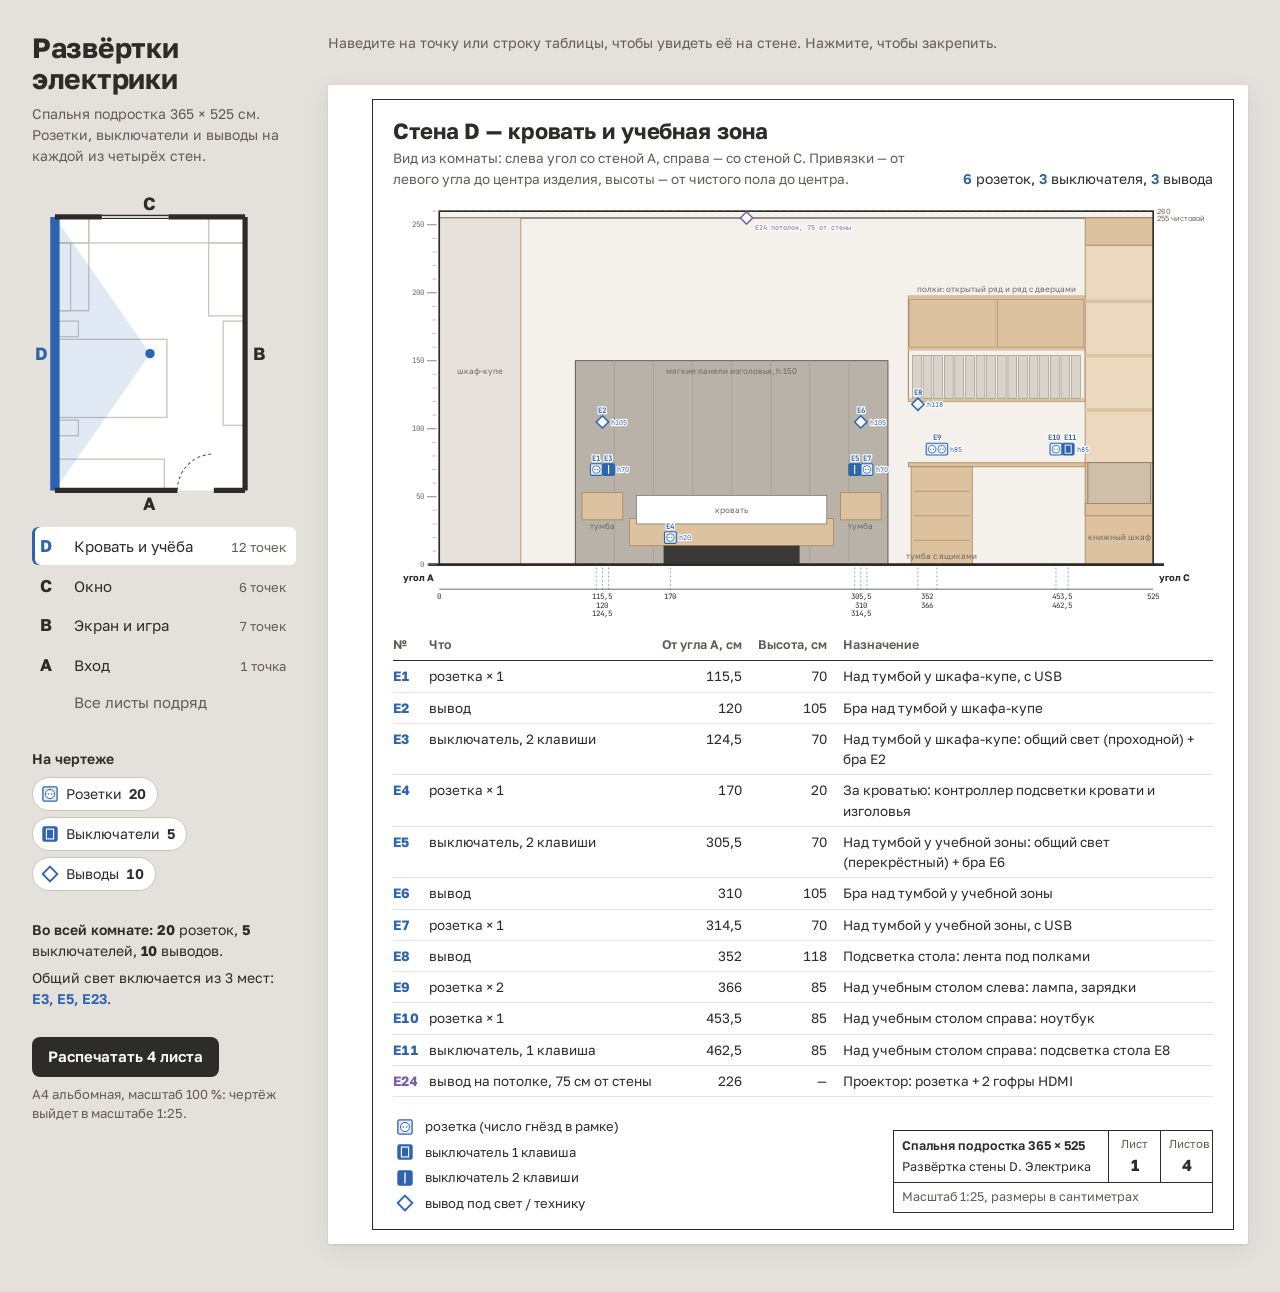
<file: room-project/elevations-web/index.html>
<!doctype html>
<html lang="ru">
<head>
<meta charset="utf-8">
<meta name="viewport" content="width=device-width, initial-scale=1">
<title>Развёртки электрики</title>
<meta name="description" content="Розетки, выключатели и выводы на четырёх стенах спальни 365 × 525 см: высоты, привязки от угла, назначение.">
<link rel="preconnect" href="https://fonts.googleapis.com">
<link rel="preconnect" href="https://fonts.gstatic.com" crossorigin>
<link rel="stylesheet" href="https://fonts.googleapis.com/css2?family=Golos+Text:wght@400;500;600;700&family=JetBrains+Mono:wght@400;700&display=swap" media="print" onload="this.media='all'">
<link rel="stylesheet" href="style.css">
</head>
<body>
<div class="page">
  <aside class="side" aria-label="Стены и фильтры">
    <header class="intro">
      <h1>Развёртки электрики</h1>
      <p>Спальня подростка 365 × 525 см. Розетки, выключатели и выводы на каждой из четырёх стен.</p>
    </header>

    <nav class="walls" aria-label="Стены">
      <svg class="keyplan" id="keyplan" role="img" aria-label="План комнаты: выберите стену"></svg>
      <ul class="wall-list" id="wall-list"></ul>
    </nav>

    <section class="filters" aria-labelledby="filters-title">
      <h2 id="filters-title">На чертеже</h2>
      <div class="filter-row" id="filters"></div>
    </section>

    <section class="totals" id="totals" aria-label="Итого по комнате"></section>

    <section class="print">
      <button type="button" class="print-btn" id="print">Распечатать 4 листа</button>
      <p>A4 альбомная, масштаб 100 %: чертёж выйдет в масштабе 1:25.</p>
    </section>
  </aside>

  <main class="sheets" id="sheets">
    <p class="hint">Наведите на точку или строку таблицы, чтобы увидеть её на стене. Нажмите, чтобы закрепить.</p>
  </main>
</div>

<noscript><p class="noscript">Чертежи рисуются скриптом. Включите JavaScript или откройте SVG-файлы из папки elevations.</p></noscript>

<script src="data.js"></script>
<script src="draw.js"></script>
<script src="app.js"></script>
</body>
</html>
</file>
<file: room-project/elevations-web/style.css>
/* Развёртки электрики. Слева — ключевой план комнаты и фильтры, справа — лист с развёрткой стены.
   При печати каждая стена — отдельный лист A4 альбомный, чертёж в масштабе 1:25. */

:root {
  color-scheme: light;
  --desk: #E4E1DC;        /* стол, на котором лежат листы */
  --paper: #FFFFFF;
  --ink: #2E2C2A;
  --muted: #625C56;
  --rule: #CBC5BC;
  --rule-soft: #E6E2DC;
  --power: #2C64B0;       /* всё, что относится к электрике */
  --power-wash: #E3ECF8;
  --ceiling: #7A5FA8;     /* потолочные выводы */
  --oak: #C9A577;
  --font: 'Golos Text', 'PT Sans', 'Segoe UI', system-ui, sans-serif;
  --mono: 'JetBrains Mono', 'DejaVu Sans Mono', ui-monospace, monospace;
}

*, *::before, *::after { box-sizing: border-box; }
[hidden] { display: none !important; }
.defs { position: absolute; width: 0; height: 0; overflow: hidden; }

body {
  margin: 0;
  background: var(--desk);
  color: var(--ink);
  font: 400 15px/1.5 var(--font);
  -webkit-font-smoothing: antialiased;
}

h1, h2, h3, p { margin: 0; }
button { font: inherit; color: inherit; }
:focus-visible { outline: 2px solid var(--power); outline-offset: 2px; }

.page {
  display: grid;
  grid-template-columns: 264px minmax(0, 1fr);
  gap: 32px;
  max-width: 1480px;
  margin: 0 auto;
  padding: 32px 32px 48px;
}

/* ---------- левая колонка ---------- */

.side {
  position: sticky;
  top: 24px;
  align-self: start;
  display: grid;
  gap: 28px;
}

.intro h1 {
  font-size: 28px;
  line-height: 1.12;
  font-weight: 700;
  letter-spacing: -0.01em;
}
.intro p { margin-top: 8px; color: var(--muted); font-size: 14px; }

.walls { display: grid; gap: 14px; }

.keyplan { width: 100%; max-width: 236px; height: auto; display: block; overflow: visible; }
.keyplan .room { fill: var(--paper); }
.keyplan .thing { fill: none; stroke: var(--rule); stroke-width: 2.5; }
.keyplan .wall { stroke: var(--ink); stroke-width: 10; stroke-linecap: butt; transition: stroke 0.2s, stroke-width 0.2s; }
.keyplan .window { stroke: var(--ink); stroke-width: 2; }
.keyplan .door-swing { fill: none; stroke: var(--muted); stroke-width: 2; stroke-dasharray: 6 5; }
.keyplan .cone { fill: var(--power); opacity: 0.14; }
.keyplan .eye { fill: var(--power); }
.keyplan .hit { stroke: transparent; stroke-width: 46; cursor: pointer; }
.keyplan .letter { font: 700 34px var(--font); fill: var(--ink); text-anchor: middle; dominant-baseline: central; pointer-events: none; }
.keyplan a:hover .wall, .keyplan a:focus-visible .wall { stroke: var(--power); }
.keyplan a:focus { outline: none; }
.keyplan a:focus-visible .hit { stroke: var(--power-wash); }
.keyplan a.is-current .wall { stroke: var(--power); stroke-width: 18; }
.keyplan a.is-current .letter { fill: var(--power); }

.wall-list { list-style: none; margin: 0; padding: 0; display: grid; gap: 2px; }
.wall-list a {
  display: grid;
  grid-template-columns: 26px 1fr auto;
  align-items: baseline;
  gap: 8px;
  padding: 6px 10px 6px 8px;
  border-radius: 6px;
  color: var(--ink);
  text-decoration: none;
}
.wall-list a:hover { background: rgba(255, 255, 255, 0.55); }
.wall-list a[aria-current="page"] { background: var(--paper); box-shadow: inset 3px 0 0 var(--power); }
.wall-list .key { font-weight: 700; font-size: 17px; }
.wall-list a[aria-current="page"] .key { color: var(--power); }
.wall-list .count { color: var(--muted); font-size: 13px; font-variant-numeric: tabular-nums; }
.wall-list .all { grid-column: 2 / 4; color: var(--muted); }
.wall-list a[aria-current="page"] .all { color: var(--ink); }

.filters h2 { font-size: 14px; font-weight: 600; margin-bottom: 8px; }
.filter-row { display: flex; flex-wrap: wrap; gap: 6px; }
.chip {
  display: inline-flex;
  align-items: center;
  gap: 7px;
  min-height: 34px;
  padding: 4px 11px 4px 8px;
  border: 1px solid var(--rule);
  border-radius: 17px;
  background: var(--paper);
  font-size: 14px;
  cursor: pointer;
}
.chip svg { width: 18px; height: 18px; flex: none; }
.chip b { font-weight: 600; font-variant-numeric: tabular-nums; }
.chip[aria-pressed="false"] { background: transparent; color: var(--muted); border-style: dashed; }
.chip[aria-pressed="false"] svg { opacity: 0.35; }

.totals { font-size: 14px; display: grid; gap: 6px; }
.totals strong { font-weight: 600; }
.totals .ids { color: var(--power); font-weight: 600; font-variant-numeric: tabular-nums; }

.print { display: grid; gap: 8px; }
.print p { color: var(--muted); font-size: 13px; }
.print-btn {
  justify-self: start;
  min-height: 40px;
  padding: 8px 16px;
  border: 0;
  border-radius: 8px;
  background: var(--ink);
  color: var(--paper);
  font-weight: 600;
  cursor: pointer;
}
.print-btn:hover { background: #45413D; }

/* ---------- листы ---------- */

.sheets { display: grid; gap: 32px; align-content: start; min-width: 0; }
.hint { color: var(--muted); font-size: 14px; }

.sheet {
  background: var(--paper);
  padding: 14px 14px 14px 44px;            /* поле подшивки слева, как на чертеже */
  border-radius: 2px;
  box-shadow: 0 1px 2px rgba(46, 44, 42, 0.12), 0 6px 24px rgba(46, 44, 42, 0.08);
}
.frame { border: 1.5px solid var(--ink); padding: 18px 20px 16px; display: grid; gap: 14px; }

.sheet-head { display: grid; grid-template-columns: 1fr auto; gap: 4px 24px; align-items: end; }
.sheet-head h2 { font-size: 22px; line-height: 1.2; font-weight: 700; letter-spacing: -0.005em; }
.sheet-head .view { grid-column: 1; color: var(--muted); font-size: 13.5px; max-width: 72ch; }
.sheet-head .tally { grid-column: 2; grid-row: 1 / 3; align-self: end; text-align: right; font-size: 14px; font-variant-numeric: tabular-nums; }
.tally b { color: var(--power); font-weight: 600; }

.drawing { position: relative; overflow-x: auto; overscroll-behavior-x: contain; }
.drawing svg { display: block; width: 100%; height: auto; min-width: 640px; }
.scroll-note { display: none; color: var(--muted); font-size: 13px; margin-top: -6px; }

/* точки на чертеже */
.pt { cursor: pointer; transform-box: fill-box; transform-origin: center; transition: transform 0.15s ease-out, opacity 0.15s; }
.pt:focus { outline: none; }
.pt.is-active { transform: scale(1.45); }
.pt:focus-visible { filter: drop-shadow(0 0 1.5px var(--power)); }
.pt-label, .dim-value, .dim-tick { transition: opacity 0.15s; }
svg.is-on .pt:not(.is-active) { opacity: 0.4; }
svg.is-on .pt-label:not(.is-active) { opacity: 0.4; }
svg.is-on .dim-value.is-active { font-weight: 700; fill: var(--power); }
svg.is-on .dim-tick.is-active { stroke-dasharray: none; stroke-width: 0.8; }
.is-filtered { opacity: 0.1 !important; pointer-events: none; }

.locator { pointer-events: none; }
.locator line { stroke: var(--power); stroke-width: 0.6; stroke-dasharray: 2 1.5; }
.locator rect { fill: var(--power); }
.locator text { fill: #FFFFFF; font: 700 5.5px var(--mono); }

.tip {
  position: absolute;
  z-index: 2;
  width: max-content;
  max-width: 300px;
  padding: 10px 12px;
  border: 1px solid var(--rule);
  border-radius: 8px;
  background: var(--paper);
  box-shadow: 0 6px 20px rgba(46, 44, 42, 0.16);
  font-size: 13.5px;
  line-height: 1.4;
  pointer-events: none;
}
.tip .tip-id { color: var(--power); font-weight: 700; margin-right: 6px; }
.tip .tip-what { font-weight: 600; }
.tip .tip-where { color: var(--muted); font-variant-numeric: tabular-nums; margin-top: 2px; }
.tip .tip-label { margin-top: 4px; }

/* низ листа: таблица на всю ширину, под ней обозначения и штамп в правом нижнем углу */
.sheet-foot { display: grid; gap: 20px; }

.points { width: 100%; border-collapse: collapse; font-size: 13.5px; font-variant-numeric: tabular-nums; }
.points th { text-align: left; font-weight: 600; font-size: 12.5px; color: var(--muted); padding: 0 10px 6px 0; border-bottom: 1.5px solid var(--ink); white-space: nowrap; }
.points td { padding: 5px 10px 5px 0; border-bottom: 1px solid var(--rule-soft); vertical-align: top; }
.points td.num, .points th.num { text-align: right; padding-right: 16px; white-space: nowrap; }
.points td:first-child { font-weight: 700; color: var(--power); white-space: nowrap; }
.points tr[data-type="ceiling"] td:first-child { color: var(--ceiling); }
.points td.what { white-space: nowrap; }
.points tbody tr { cursor: pointer; transition: background 0.12s, opacity 0.15s; }
.points tbody tr:hover, .points tbody tr.is-active { background: var(--power-wash); }

.sheet-side { display: grid; grid-template-columns: minmax(0, 1fr) minmax(260px, 320px); gap: 24px; align-items: end; }
.legend { list-style: none; margin: 0; padding: 0; display: grid; gap: 6px; font-size: 13px; }
.legend li { display: grid; grid-template-columns: 24px 1fr; align-items: center; gap: 8px; }
.legend svg { width: 24px; height: 18px; }

/* штамп: основная надпись чертежа */
.stamp { border: 1.5px solid var(--ink); display: grid; grid-template-columns: 1fr 52px 52px; font-size: 12.5px; }
.stamp > div { padding: 5px 8px; border-left: 1px solid var(--ink); border-top: 1px solid var(--ink); }
.stamp .name { grid-column: 1; grid-row: 1 / 3; border-left: 0; border-top: 0; display: grid; align-content: center; gap: 2px; }
.stamp .name b { font-weight: 600; }
.stamp .cap { border-top: 0; color: var(--muted); font-size: 11.5px; text-align: center; padding-bottom: 0; }
.stamp .val { border-top: 0; text-align: center; font-weight: 700; font-size: 16px; padding-top: 0; }
.stamp .scale { grid-column: 1 / 4; border-left: 0; color: var(--muted); }

.noscript { padding: 24px 32px; }

/* ---------- узкие экраны ---------- */

@media (max-width: 900px) {
  .page { grid-template-columns: 1fr; gap: 24px; padding: 20px 16px 40px; }
  .side { position: static; gap: 20px; }
  .walls { grid-template-columns: 132px 1fr; align-items: center; gap: 16px; }
  .sheet { padding: 8px; }
  .frame { padding: 14px 12px; }
  .sheet-head { grid-template-columns: 1fr; }
  .sheet-head .tally { grid-column: 1; grid-row: auto; text-align: left; }
  .sheet-side { grid-template-columns: 1fr; }
  .points td.what { white-space: normal; }
  .scroll-note { display: block; }
}

/* на телефоне таблица — список: номер, привязка и высота в строку, назначение под ними */
@media (max-width: 560px) {
  .points thead { display: none; }
  .points tbody tr { display: grid; grid-template-columns: 44px auto auto 1fr; column-gap: 14px; padding: 8px 0; border-bottom: 1px solid var(--rule-soft); }
  .points td { padding: 0; border: 0; }
  .points td.what { display: none; }
  .points td.num { text-align: left; padding: 0; }
  .points td.num::before { content: attr(data-label) ' '; color: var(--muted); font-weight: 400; }
  .points td:last-child { grid-column: 2 / -1; margin-top: 2px; }
}

@media (prefers-reduced-motion: reduce) {
  *, *::before, *::after { transition: none !important; }
}

/* ---------- печать: 4 листа A4 альбомных ---------- */

@page { size: A4 landscape; margin: 0; }

@media print {
  body { background: #FFFFFF; font-size: 9pt; }
  .page { display: block; max-width: none; padding: 0; }
  .side, .hint, .tip, .locator, .scroll-note { display: none !important; }
  .sheets { display: block; }
  .sheet, .sheet[hidden] {
    display: block !important;
    width: 297mm;
    height: 210mm;
    padding: 5mm 5mm 5mm 20mm;
    box-shadow: none;
    border-radius: 0;
    break-after: page;
    overflow: hidden;
  }
  .sheet:last-child { break-after: auto; }
  .frame { height: 100%; padding: 3mm 5mm; gap: 2mm; border-width: 0.5mm; align-content: start; }
  .sheet-head { grid-template-columns: 1fr auto; gap: 0.5mm 6mm; }
  .sheet-head h2 { font-size: 13pt; grid-column: 1; grid-row: 1; }
  .sheet-head .tally { grid-column: 2; grid-row: 1; align-self: baseline; text-align: right; font-size: 8pt; }
  .sheet-head .view { grid-column: 1 / 3; grid-row: 2; max-width: none; font-size: 7.5pt; }
  .drawing { overflow: visible; }
  .drawing svg { width: var(--print-w); min-width: 0; }
  svg.is-on .pt, svg.is-on .pt-label { opacity: 1 !important; }
  .pt.is-active { transform: none; }
  .is-filtered { opacity: 1 !important; }
  .sheet-foot { grid-template-columns: minmax(0, 1fr) 70mm; gap: 5mm; align-items: start; }
  .sheet-side { grid-template-columns: 1fr; gap: 3mm; align-items: start; }
  .points { font-size: 7.5pt; line-height: 1.2; }
  .points th { font-size: 7pt; padding-bottom: 0.8mm; }
  .points td { padding: 0.45mm 3mm 0.45mm 0; }
  .points td.what { white-space: nowrap; }
  .points tbody tr.is-active, .points tbody tr:hover { background: none; }
  .legend { font-size: 7.5pt; gap: 1mm; }
  .legend svg { width: 6mm; height: 4.5mm; }
  .stamp { font-size: 7.5pt; grid-template-columns: 1fr 13mm 13mm; }
  .stamp .cap { font-size: 6.5pt; }
  .stamp .val { font-size: 11pt; }
  .stamp > div { padding: 1mm 2mm; }
}
</file>
